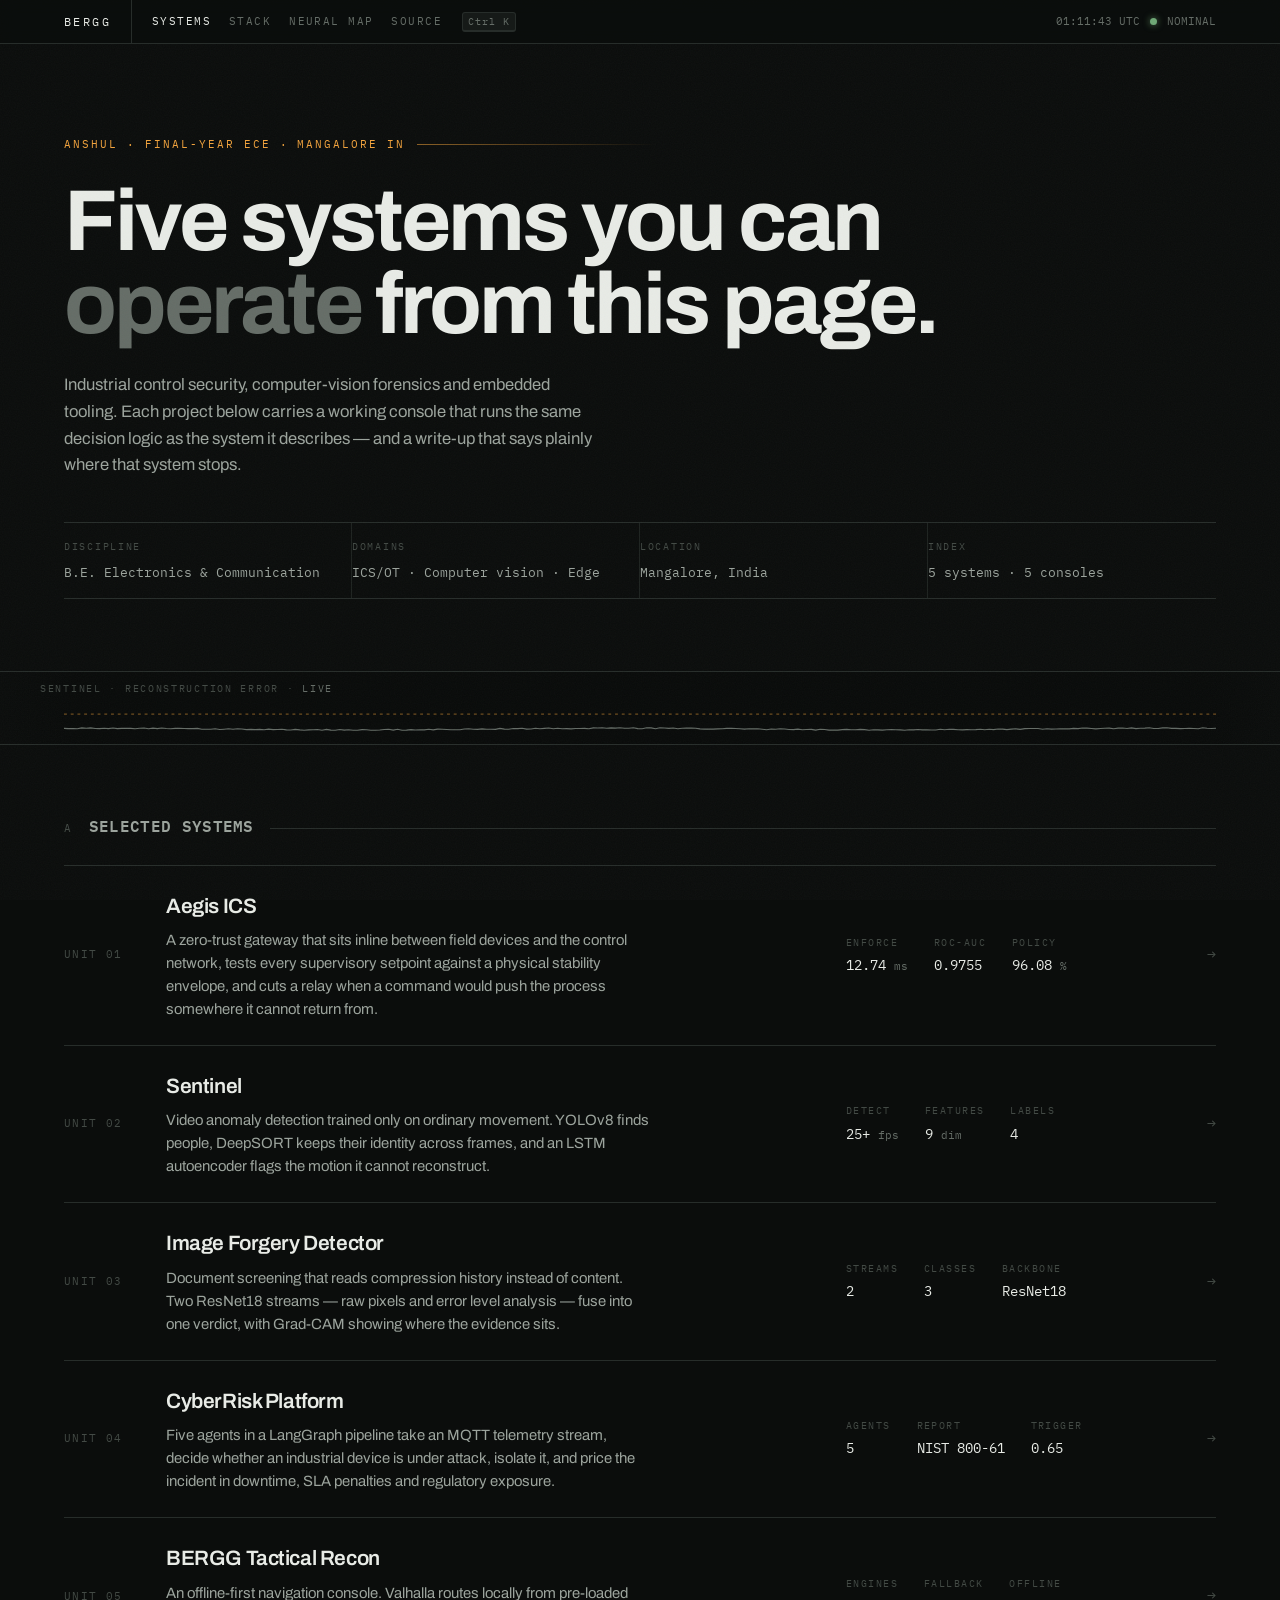
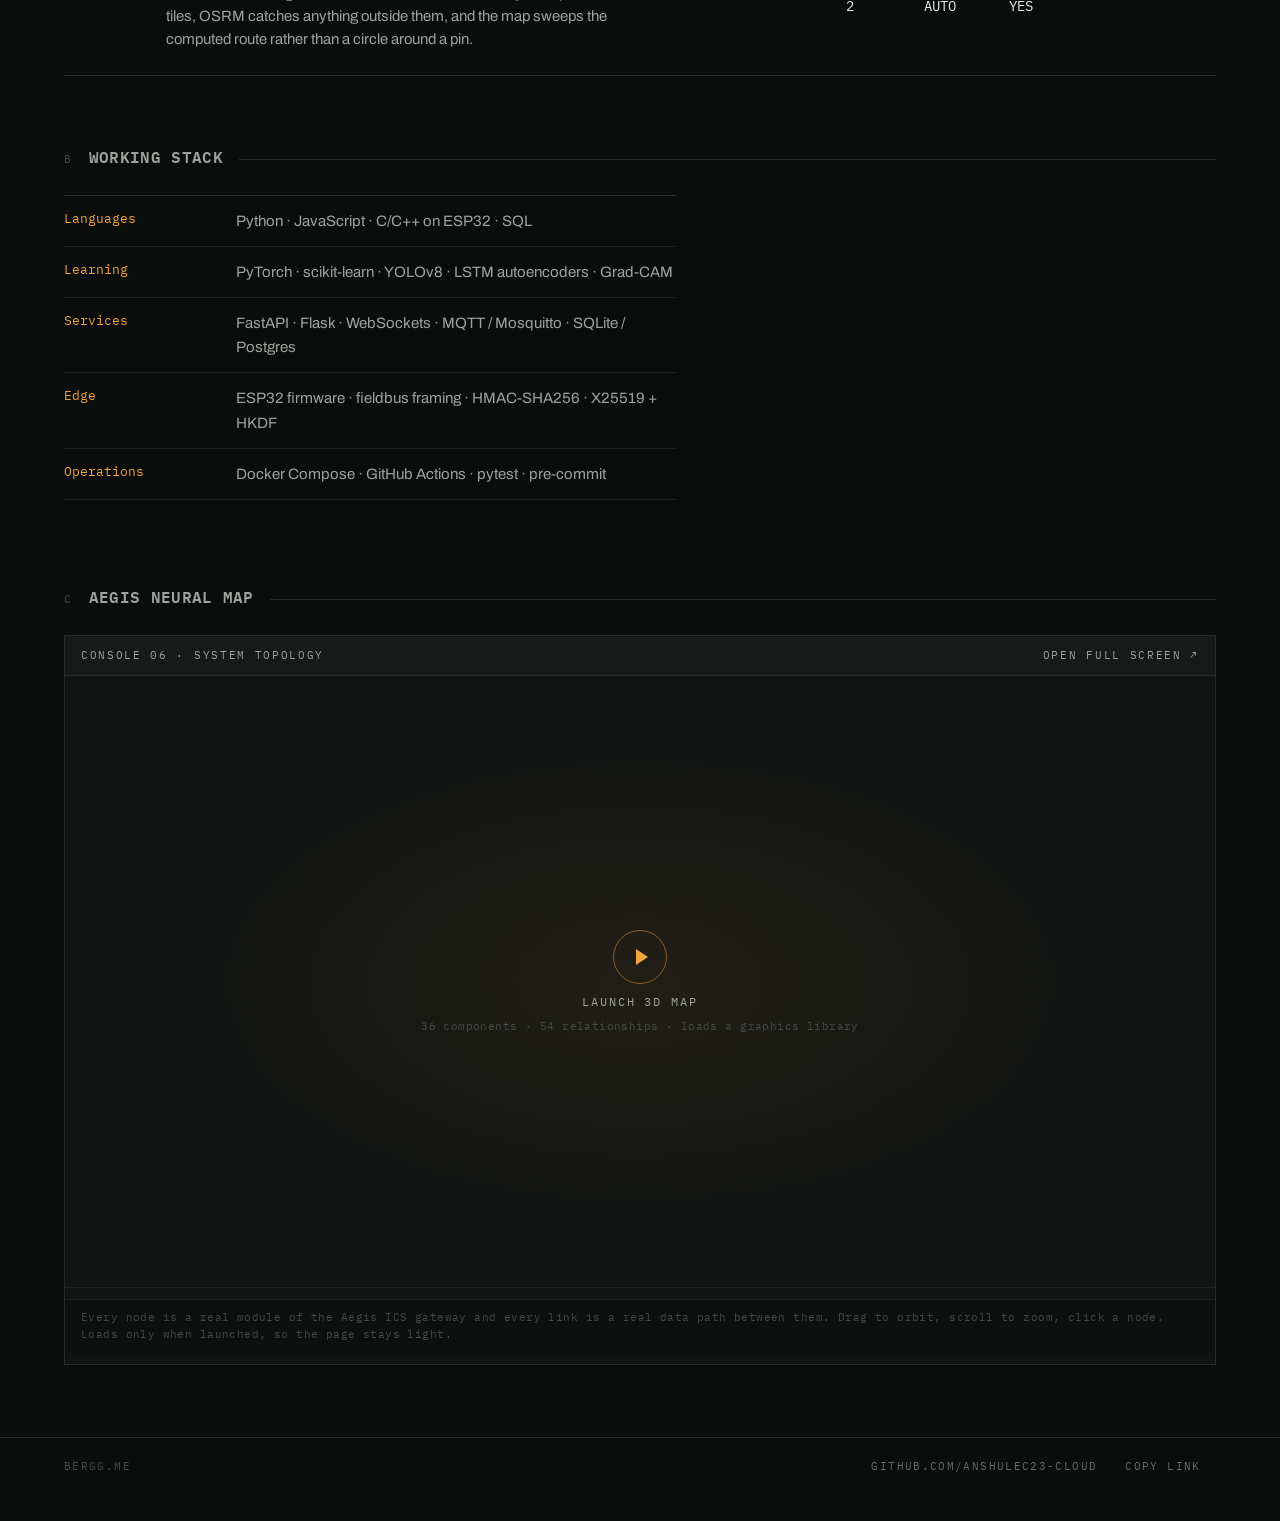
<file: index.html>
<!DOCTYPE html>
<html lang="en">
<head>
<meta charset="utf-8">
<meta name="viewport" content="width=device-width, initial-scale=1">
<title>Anshul — systems that hold under attack</title>
<meta name="description" content="Industrial control security, computer-vision forensics and embedded systems. Five projects, each with a working console you can operate in the browser.">
<meta name="theme-color" content="#0b0d0c">
<meta property="og:title" content="Anshul — BERGG">
<meta property="og:description" content="Five systems you can operate from the page: ICS enforcement, video anomaly detection, image forensics, cyber-risk quantification, offline routing.">
<meta property="og:type" content="website">
<meta property="og:url" content="https://bergg.me/">
<link rel="preconnect" href="https://fonts.googleapis.com">
<link rel="preconnect" href="https://fonts.gstatic.com" crossorigin>
<link href="https://fonts.googleapis.com/css2?family=Archivo:wght@400;500;600;700&family=IBM+Plex+Mono:wght@400;500&display=swap" rel="stylesheet">
<link rel="stylesheet" href="/assets/site.css">
<link rel="icon" href="data:image/svg+xml,%3Csvg xmlns='http://www.w3.org/2000/svg' viewBox='0 0 32 32'%3E%3Crect width='32' height='32' fill='%230b0d0c'/%3E%3Crect x='7' y='7' width='18' height='18' fill='none' stroke='%23f2a33c' stroke-width='2'/%3E%3C/svg%3E">
</head>
<body>

<header class="rail">
  <div class="wrap">
    <a class="rail-brand" href="/">BERGG</a>
    <nav class="rail-nav">
      <a href="#systems" aria-current="true">Systems</a>
      <a href="#stack">Stack</a>
      <a href="#neural">Neural map</a>
      <a href="https://github.com/anshulec23-cloud">Source</a>
    </nav>
    <div class="rail-status">
      <span class="utc num" data-utc>--:--:--</span>
      <span class="lamp on" aria-hidden="true"></span>
      <span>NOMINAL</span>
    </div>
  </div>
</header>

<main>

<section class="wrap plate">
  <p class="plate-id">Anshul · Final-year ECE · Mangalore IN</p>
  <h1>Five systems you can <em>operate</em> from this page.</h1>
  <p class="plate-sub">Industrial control security, computer-vision forensics and embedded tooling. Each project below carries a working console that runs the same decision logic as the system it describes — and a write-up that says plainly where that system stops.</p>

  <dl class="strip">
    <div><dt>Discipline</dt><dd>B.E. Electronics &amp; Communication</dd></div>
    <div><dt>Domains</dt><dd>ICS/OT · Computer vision · Edge</dd></div>
    <div><dt>Location</dt><dd>Mangalore, India</dd></div>
    <div><dt>Index</dt><dd>5 systems · 5 consoles</dd></div>
  </dl>
</section>

<section class="wrap sec" id="systems">
  <div class="sec-head">
    <span class="tag">A</span>
    <h2>Selected systems</h2>
  </div>

  <div class="rack">

    <div class="unit">
      <a class="unit-link" href="/projects/aegis-ics.html" aria-label="Open Aegis ICS"></a>
      <div class="unit-no">UNIT 01</div>
      <div>
        <h3>Aegis ICS</h3>
        <p>A zero-trust gateway that sits inline between field devices and the control network, tests every supervisory setpoint against a physical stability envelope, and cuts a relay when a command would push the process somewhere it cannot return from.</p>
      </div>
      <dl class="unit-read">
        <div><dt>Enforce</dt><dd>12.74 <span>ms</span></dd></div>
        <div><dt>ROC-AUC</dt><dd>0.9755</dd></div>
        <div><dt>Policy</dt><dd>96.08 <span>%</span></dd></div>
      </dl>
      <div class="unit-go" aria-hidden="true">→</div>
    </div>

    <div class="unit">
      <a class="unit-link" href="/projects/sentinel.html" aria-label="Open Sentinel"></a>
      <div class="unit-no">UNIT 02</div>
      <div>
        <h3>Sentinel</h3>
        <p>Video anomaly detection trained only on ordinary movement. YOLOv8 finds people, DeepSORT keeps their identity across frames, and an LSTM autoencoder flags the motion it cannot reconstruct.</p>
      </div>
      <dl class="unit-read">
        <div><dt>Detect</dt><dd>25+ <span>fps</span></dd></div>
        <div><dt>Features</dt><dd>9 <span>dim</span></dd></div>
        <div><dt>Labels</dt><dd>4</dd></div>
      </dl>
      <div class="unit-go" aria-hidden="true">→</div>
    </div>

    <div class="unit">
      <a class="unit-link" href="/projects/image-forgery-detection.html" aria-label="Open Image Forgery Detector"></a>
      <div class="unit-no">UNIT 03</div>
      <div>
        <h3>Image Forgery Detector</h3>
        <p>Document screening that reads compression history instead of content. Two ResNet18 streams — raw pixels and error level analysis — fuse into one verdict, with Grad-CAM showing where the evidence sits.</p>
      </div>
      <dl class="unit-read">
        <div><dt>Streams</dt><dd>2</dd></div>
        <div><dt>Classes</dt><dd>3</dd></div>
        <div><dt>Backbone</dt><dd>ResNet18</dd></div>
      </dl>
      <div class="unit-go" aria-hidden="true">→</div>
    </div>

    <div class="unit">
      <a class="unit-link" href="/projects/cyberrisk.html" aria-label="Open CyberRisk Platform"></a>
      <div class="unit-no">UNIT 04</div>
      <div>
        <h3>CyberRisk Platform</h3>
        <p>Five agents in a LangGraph pipeline take an MQTT telemetry stream, decide whether an industrial device is under attack, isolate it, and price the incident in downtime, SLA penalties and regulatory exposure.</p>
      </div>
      <dl class="unit-read">
        <div><dt>Agents</dt><dd>5</dd></div>
        <div><dt>Report</dt><dd>NIST 800-61</dd></div>
        <div><dt>Trigger</dt><dd>0.65</dd></div>
      </dl>
      <div class="unit-go" aria-hidden="true">→</div>
    </div>

    <div class="unit">
      <a class="unit-link" href="/projects/tactical-recon.html" aria-label="Open BERGG Tactical Recon"></a>
      <div class="unit-no">UNIT 05</div>
      <div>
        <h3>BERGG Tactical Recon</h3>
        <p>An offline-first navigation console. Valhalla routes locally from pre-loaded tiles, OSRM catches anything outside them, and the map sweeps the computed route rather than a circle around a pin.</p>
      </div>
      <dl class="unit-read">
        <div><dt>Engines</dt><dd>2</dd></div>
        <div><dt>Fallback</dt><dd>AUTO</dd></div>
        <div><dt>Offline</dt><dd>YES</dd></div>
      </dl>
      <div class="unit-go" aria-hidden="true">→</div>
    </div>

  </div>
</section>

<section class="wrap sec" id="stack">
  <div class="sec-head">
    <span class="tag">B</span>
    <h2>Working stack</h2>
  </div>
  <dl class="meas">
    <div><dt>Languages</dt><dd>Python · JavaScript · C/C++ on ESP32 · SQL</dd></div>
    <div><dt>Learning</dt><dd>PyTorch · scikit-learn · YOLOv8 · LSTM autoencoders · Grad-CAM</dd></div>
    <div><dt>Services</dt><dd>FastAPI · Flask · WebSockets · MQTT / Mosquitto · SQLite / Postgres</dd></div>
    <div><dt>Edge</dt><dd>ESP32 firmware · fieldbus framing · HMAC-SHA256 · X25519 + HKDF</dd></div>
    <div><dt>Operations</dt><dd>Docker Compose · GitHub Actions · pytest · pre-commit</dd></div>
  </dl>
</section>

<section class="wrap sec" id="neural">
  <div class="sec-head">
    <span class="tag">C</span>
    <h2>Aegis neural map</h2>
  </div>

  <div class="console" data-demo="neural">
    <div class="console-bar">
      <span class="tag">Console 06 · system topology</span>
      <span class="spacer"></span>
      <a class="tag neural-open" href="/neural/aegis-neural.html">Open full screen ↗</a>
    </div>
    <div class="neural-stage" id="neuralStage">
      <button class="neural-launch" type="button" id="neuralLaunch" aria-label="Load the interactive 3D neural map">
        <span class="neural-launch-ring" aria-hidden="true"></span>
        <span class="neural-launch-label">Launch 3D map</span>
        <span class="neural-launch-sub">36 components · 54 relationships · loads a graphics library</span>
      </button>
    </div>
    <p class="console-note">Every node is a real module of the Aegis ICS gateway and every link is a real data path between them. Drag to orbit, scroll to zoom, click a node. Loads only when launched, so the page stays light.</p>
  </div>
</section>

</main>

<footer class="foot">
  <div class="wrap">
    <span>bergg.me</span>
    <span class="spacer"></span>
    <a href="https://github.com/anshulec23-cloud">github.com/anshulec23-cloud</a>
  </div>
</footer>

<script src="/assets/console.js" defer></script>
<script>
(() => {
  const btn = document.getElementById("neuralLaunch");
  const stage = document.getElementById("neuralStage");
  if (!btn || !stage) return;
  btn.addEventListener("click", () => {
    const f = document.createElement("iframe");
    f.src = "/neural/aegis-neural.html";
    f.title = "Aegis ICS interactive neural map";
    f.loading = "lazy";
    f.setAttribute("allowfullscreen", "");
    f.className = "neural-frame";
    stage.replaceChildren(f);
  });
})();
</script>

</body>
</html>
</file>
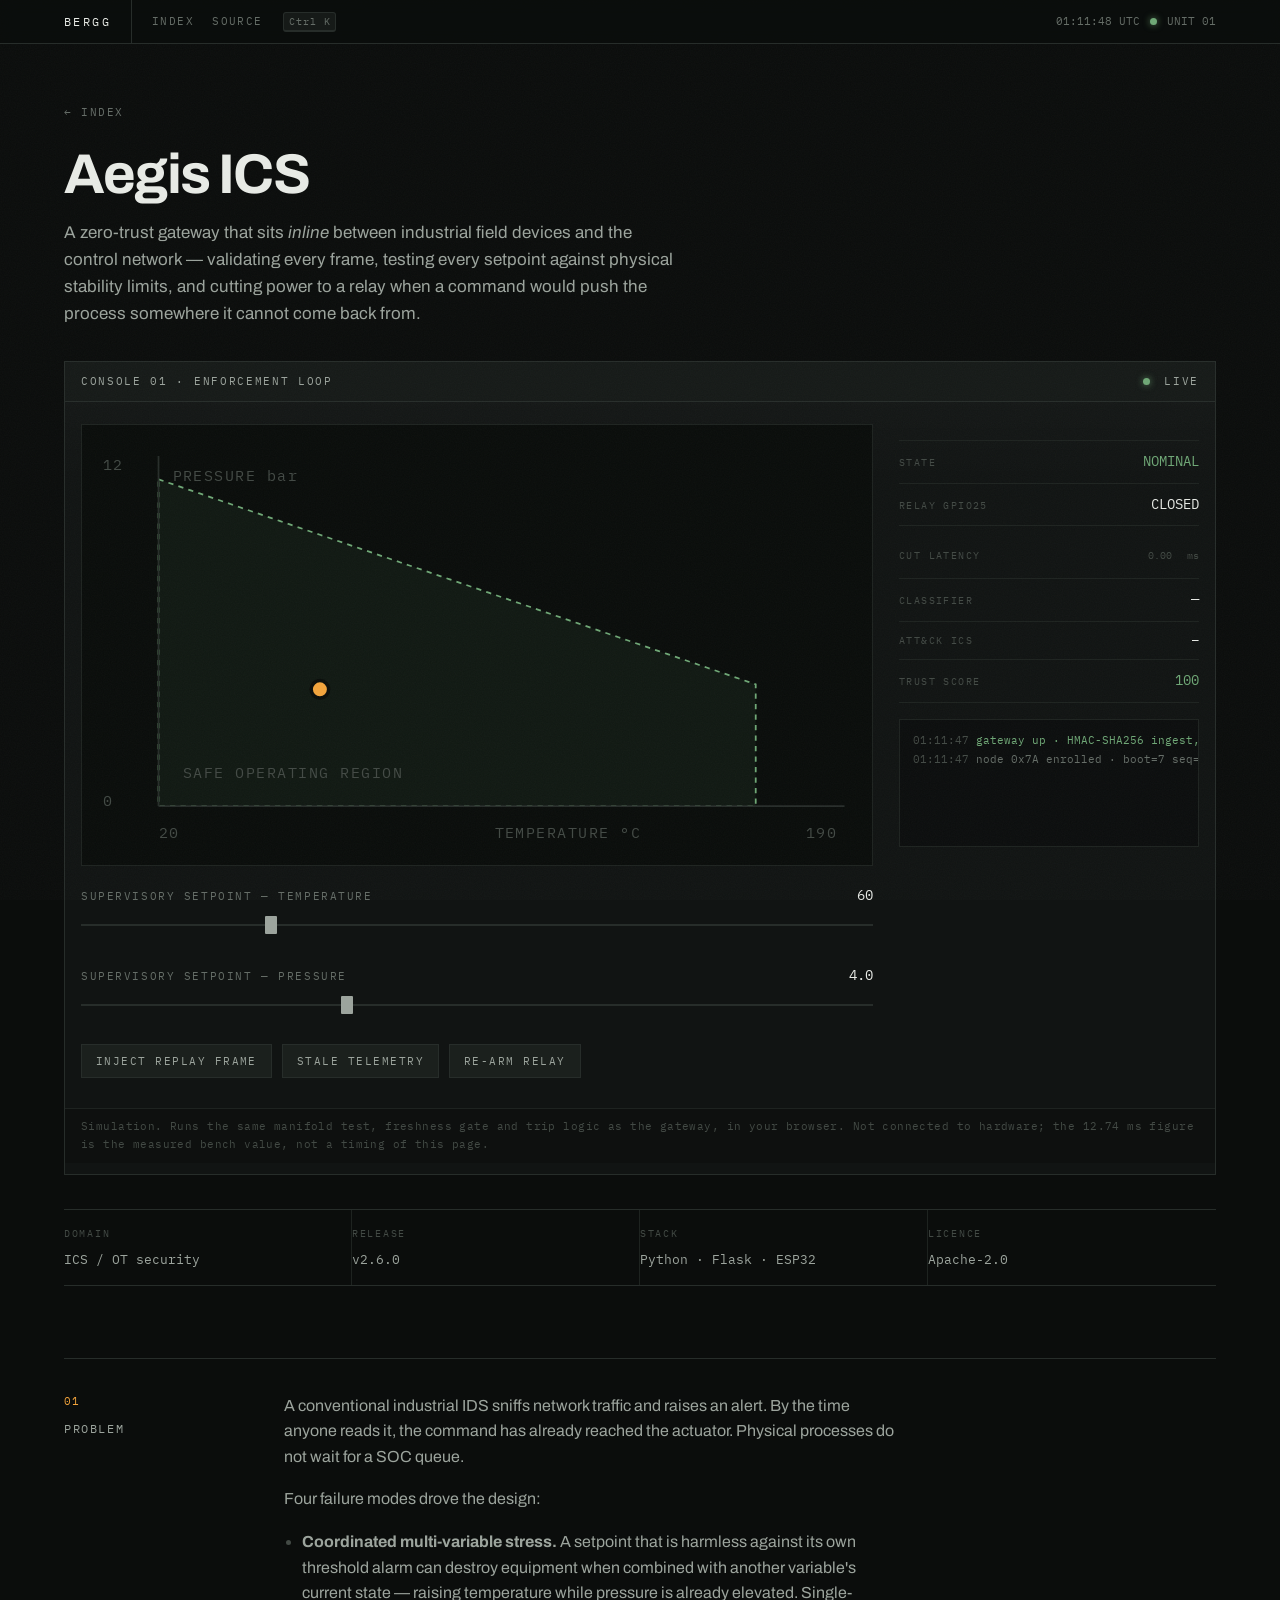
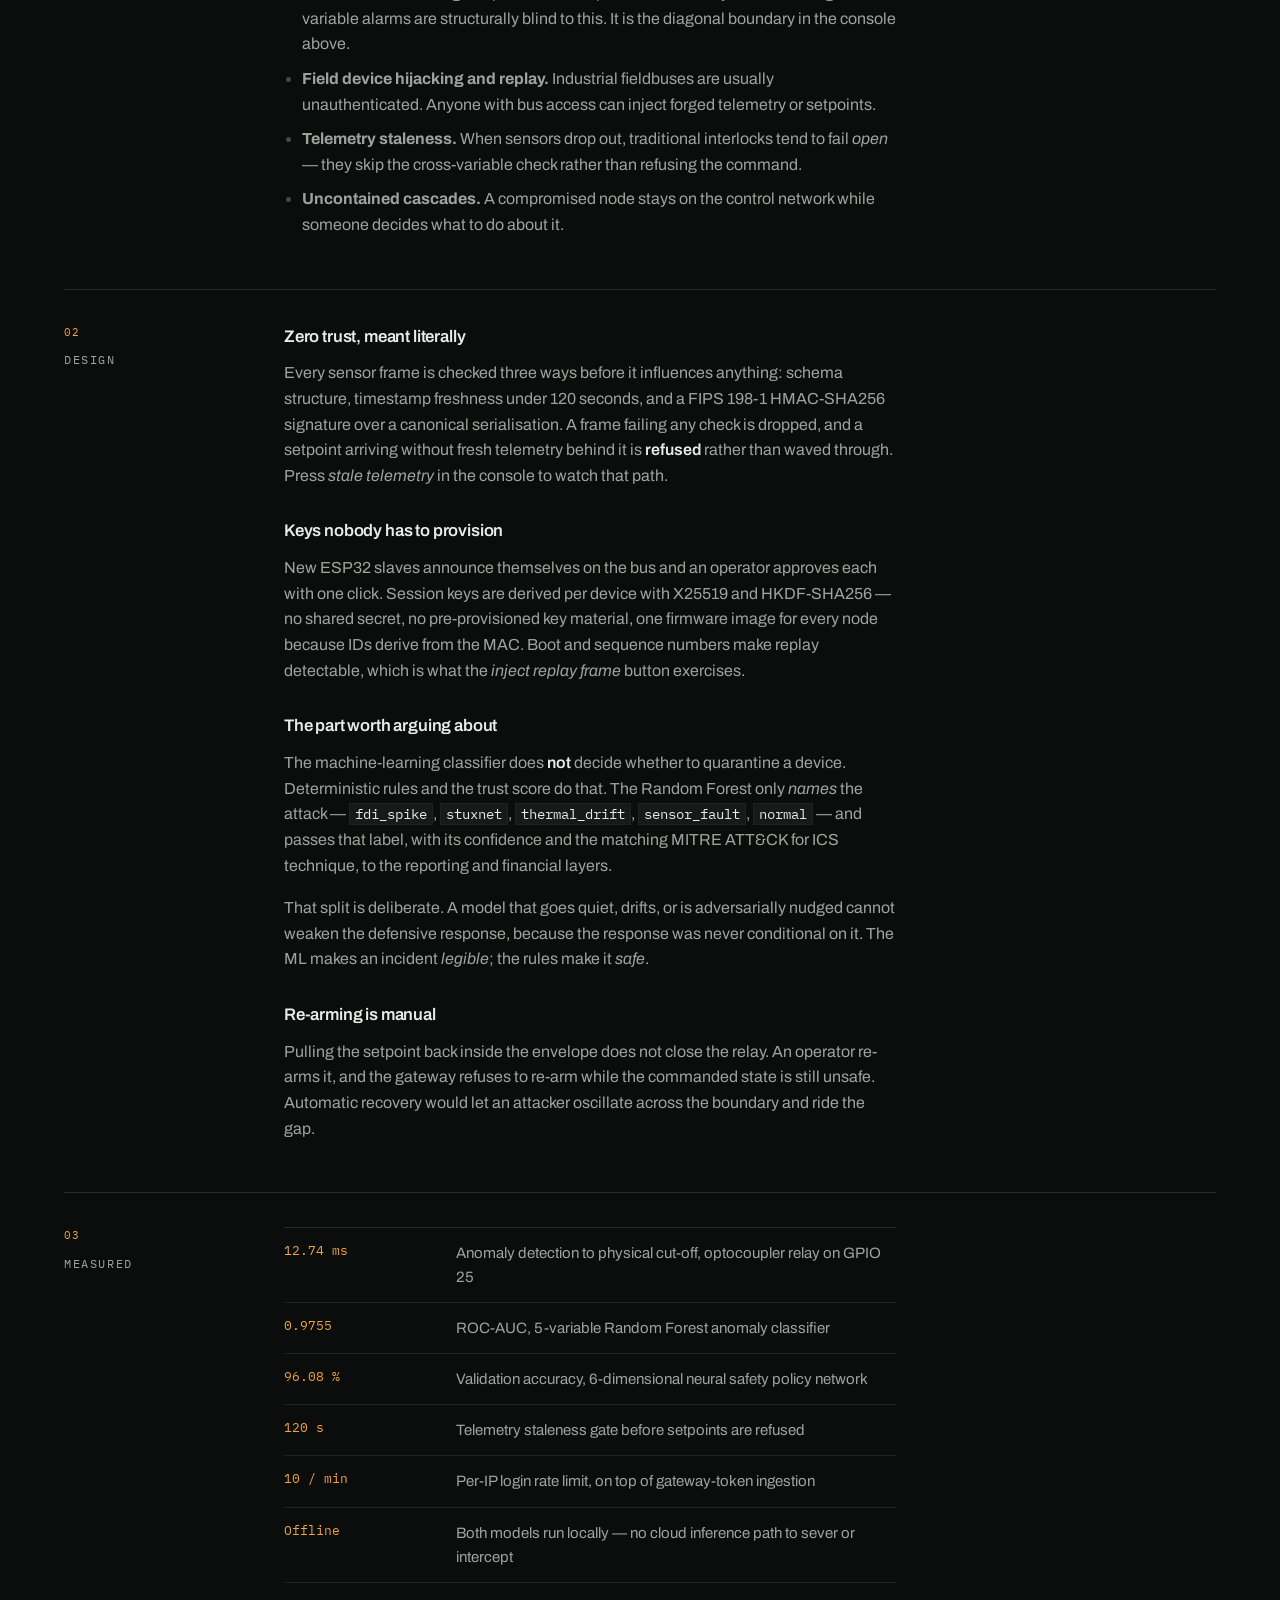
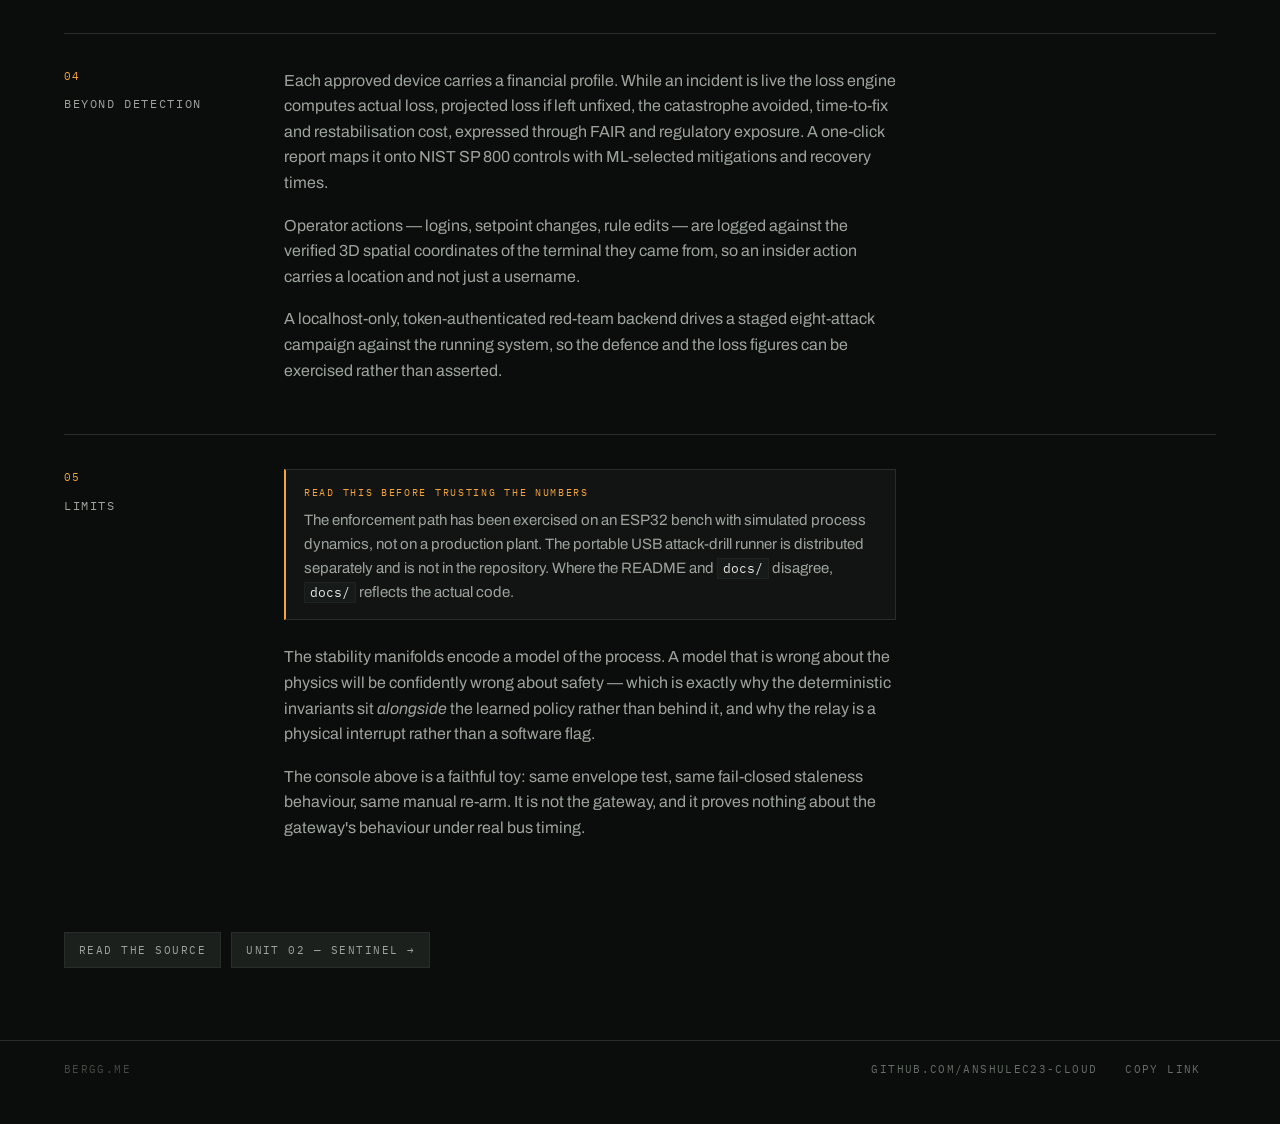
<file: projects/aegis-ics.html>
<!DOCTYPE html>
<html lang="en">
<head>
<meta charset="utf-8">
<meta name="viewport" content="width=device-width, initial-scale=1">
<title>Aegis ICS — bergg.me</title>
<meta name="description" content="A zero-trust gateway and physical safety enforcer for industrial control systems. Operate the enforcement loop in the browser.">
<meta name="theme-color" content="#0b0d0c">
<link rel="preconnect" href="https://fonts.googleapis.com">
<link rel="preconnect" href="https://fonts.gstatic.com" crossorigin>
<link href="https://fonts.googleapis.com/css2?family=Archivo:wght@400;500;600;700&family=IBM+Plex+Mono:wght@400;500&display=swap" rel="stylesheet">
<link rel="stylesheet" href="/assets/site.css">
<link rel="icon" href="data:image/svg+xml,%3Csvg xmlns='http://www.w3.org/2000/svg' viewBox='0 0 32 32'%3E%3Crect width='32' height='32' fill='%230b0d0c'/%3E%3Crect x='7' y='7' width='18' height='18' fill='none' stroke='%23f2a33c' stroke-width='2'/%3E%3C/svg%3E">
</head>
<body>

<header class="rail">
  <div class="wrap">
    <a class="rail-brand" href="/">BERGG</a>
    <nav class="rail-nav">
      <a href="/#systems">Index</a>
      <a href="https://github.com/anshulec23-cloud/aegis-ics">Source</a>
    </nav>
    <div class="rail-status">
      <span class="utc num" data-utc>--:--:--</span>
      <span class="lamp on" aria-hidden="true"></span>
      <span>UNIT 01</span>
    </div>
  </div>
</header>

<main>

<section class="wrap phead">
  <a class="back" href="/#systems">← Index</a>
  <h1>Aegis ICS</h1>
  <p class="lede">A zero-trust gateway that sits <em>inline</em> between industrial field devices and the control network — validating every frame, testing every setpoint against physical stability limits, and cutting power to a relay when a command would push the process somewhere it cannot come back from.</p>
</section>

<section class="wrap">

  <div class="console" data-demo="aegis">
    <div class="console-bar">
      <span class="tag">Console 01 · enforcement loop</span>
      <span class="spacer"></span>
      <span class="lamp on" data-lamp aria-hidden="true"></span>
      <span class="tag">live</span>
    </div>

    <div class="console-body">
      <div class="grid-2">

        <div>
          <div class="plotbox">
            <svg class="fig" viewBox="0 0 440 240" role="img" aria-label="Stability envelope with the current operating point">
              <path class="safe" data-edge d=""></path>
              <line class="ax" x1="38" y1="12" x2="38" y2="212"></line>
              <line class="ax" x1="38" y1="212" x2="430" y2="212"></line>
              <text class="axlabel" x="38" y="230">20</text>
              <text class="axlabel" x="230" y="230">TEMPERATURE °C</text>
              <text class="axlabel" x="408" y="230">190</text>
              <text class="axlabel" x="6" y="212">0</text>
              <text class="axlabel" x="6" y="20">12</text>
              <text class="axlabel" x="46" y="26">PRESSURE bar</text>
              <text class="axlabel safe-tag" x="52" y="196">SAFE OPERATING REGION</text>
              <circle data-dot cx="100" cy="150" r="5"></circle>
            </svg>
          </div>

          <div class="ctrl" style="margin-top:18px">
            <div class="ctrl-head">
              <label for="t">Supervisory setpoint — temperature</label>
              <output data-temp-out id="tout">60</output>
            </div>
            <input id="t" type="range" data-temp min="20" max="190" step="1" value="60">
          </div>

          <div class="ctrl">
            <div class="ctrl-head">
              <label for="p">Supervisory setpoint — pressure</label>
              <output data-pres-out id="pout">4.0</output>
            </div>
            <input id="p" type="range" data-pres min="0" max="12" step="0.1" value="4">
          </div>

          <div class="btn-row">
            <button class="btn" data-replay>Inject replay frame</button>
            <button class="btn" data-stale>Stale telemetry</button>
            <button class="btn" data-rearm>Re-arm relay</button>
          </div>
        </div>

        <div>
          <dl class="stack">
            <div><dt>State</dt><dd data-state class="is-ok">NOMINAL</dd></div>
            <div><dt>Relay GPIO25</dt><dd data-relay>CLOSED</dd></div>
            <div><dt>Cut latency</dt><dd class="big"><span data-latency>0.00</span> <span>ms</span></dd></div>
            <div><dt>Classifier</dt><dd data-class>—</dd></div>
            <div><dt>ATT&amp;CK ICS</dt><dd data-tech style="font-size:11px">—</dd></div>
            <div><dt>Trust score</dt><dd data-trust class="is-ok">100</dd></div>
          </dl>
          <div class="log" data-log style="margin-top:16px" aria-live="polite"></div>
        </div>

      </div>
    </div>

    <p class="console-note">Simulation. Runs the same manifold test, freshness gate and trip logic as the gateway, in your browser. Not connected to hardware; the 12.74 ms figure is the measured bench value, not a timing of this page.</p>
  </div>

  <dl class="strip" style="margin-top:34px">
    <div><dt>Domain</dt><dd>ICS / OT security</dd></div>
    <div><dt>Release</dt><dd>v2.6.0</dd></div>
    <div><dt>Stack</dt><dd>Python · Flask · ESP32</dd></div>
    <div><dt>Licence</dt><dd>Apache-2.0</dd></div>
  </dl>

</section>

<section class="wrap doc">

  <div class="block">
    <div class="block-label"><span class="n">01</span><span class="t">Problem</span></div>
    <div class="prose">
      <p>A conventional industrial IDS sniffs network traffic and raises an alert. By the time anyone reads it, the command has already reached the actuator. Physical processes do not wait for a SOC queue.</p>
      <p>Four failure modes drove the design:</p>
      <ul>
        <li><strong>Coordinated multi-variable stress.</strong> A setpoint that is harmless against its own threshold alarm can destroy equipment when combined with another variable's current state — raising temperature while pressure is already elevated. Single-variable alarms are structurally blind to this. It is the diagonal boundary in the console above.</li>
        <li><strong>Field device hijacking and replay.</strong> Industrial fieldbuses are usually unauthenticated. Anyone with bus access can inject forged telemetry or setpoints.</li>
        <li><strong>Telemetry staleness.</strong> When sensors drop out, traditional interlocks tend to fail <em>open</em> — they skip the cross-variable check rather than refusing the command.</li>
        <li><strong>Uncontained cascades.</strong> A compromised node stays on the control network while someone decides what to do about it.</li>
      </ul>
    </div>
  </div>

  <div class="block">
    <div class="block-label"><span class="n">02</span><span class="t">Design</span></div>
    <div class="prose">
      <h3>Zero trust, meant literally</h3>
      <p>Every sensor frame is checked three ways before it influences anything: schema structure, timestamp freshness under 120 seconds, and a FIPS 198-1 HMAC-SHA256 signature over a canonical serialisation. A frame failing any check is dropped, and a setpoint arriving without fresh telemetry behind it is <strong>refused</strong> rather than waved through. Press <em>stale telemetry</em> in the console to watch that path.</p>

      <h3>Keys nobody has to provision</h3>
      <p>New ESP32 slaves announce themselves on the bus and an operator approves each with one click. Session keys are derived per device with X25519 and HKDF-SHA256 — no shared secret, no pre-provisioned key material, one firmware image for every node because IDs derive from the MAC. Boot and sequence numbers make replay detectable, which is what the <em>inject replay frame</em> button exercises.</p>

      <h3>The part worth arguing about</h3>
      <p>The machine-learning classifier does <strong>not</strong> decide whether to quarantine a device. Deterministic rules and the trust score do that. The Random Forest only <em>names</em> the attack — <code>fdi_spike</code>, <code>stuxnet</code>, <code>thermal_drift</code>, <code>sensor_fault</code>, <code>normal</code> — and passes that label, with its confidence and the matching MITRE ATT&amp;CK for ICS technique, to the reporting and financial layers.</p>
      <p>That split is deliberate. A model that goes quiet, drifts, or is adversarially nudged cannot weaken the defensive response, because the response was never conditional on it. The ML makes an incident <em>legible</em>; the rules make it <em>safe</em>.</p>

      <h3>Re-arming is manual</h3>
      <p>Pulling the setpoint back inside the envelope does not close the relay. An operator re-arms it, and the gateway refuses to re-arm while the commanded state is still unsafe. Automatic recovery would let an attacker oscillate across the boundary and ride the gap.</p>
    </div>
  </div>

  <div class="block">
    <div class="block-label"><span class="n">03</span><span class="t">Measured</span></div>
    <div class="prose">
      <dl class="meas">
        <div><dt>12.74 ms</dt><dd>Anomaly detection to physical cut-off, optocoupler relay on GPIO 25</dd></div>
        <div><dt>0.9755</dt><dd>ROC-AUC, 5-variable Random Forest anomaly classifier</dd></div>
        <div><dt>96.08 %</dt><dd>Validation accuracy, 6-dimensional neural safety policy network</dd></div>
        <div><dt>120 s</dt><dd>Telemetry staleness gate before setpoints are refused</dd></div>
        <div><dt>10 / min</dt><dd>Per-IP login rate limit, on top of gateway-token ingestion</dd></div>
        <div><dt>Offline</dt><dd>Both models run locally — no cloud inference path to sever or intercept</dd></div>
      </dl>
    </div>
  </div>

  <div class="block">
    <div class="block-label"><span class="n">04</span><span class="t">Beyond detection</span></div>
    <div class="prose">
      <p>Each approved device carries a financial profile. While an incident is live the loss engine computes actual loss, projected loss if left unfixed, the catastrophe avoided, time-to-fix and restabilisation cost, expressed through FAIR and regulatory exposure. A one-click report maps it onto NIST SP 800 controls with ML-selected mitigations and recovery times.</p>
      <p>Operator actions — logins, setpoint changes, rule edits — are logged against the verified 3D spatial coordinates of the terminal they came from, so an insider action carries a location and not just a username.</p>
      <p>A localhost-only, token-authenticated red-team backend drives a staged eight-attack campaign against the running system, so the defence and the loss figures can be exercised rather than asserted.</p>
    </div>
  </div>

  <div class="block">
    <div class="block-label"><span class="n">05</span><span class="t">Limits</span></div>
    <div class="prose">
      <div class="caveat">
        <span class="k">Read this before trusting the numbers</span>
        <p>The enforcement path has been exercised on an ESP32 bench with simulated process dynamics, not on a production plant. The portable USB attack-drill runner is distributed separately and is not in the repository. Where the README and <code>docs/</code> disagree, <code>docs/</code> reflects the actual code.</p>
      </div>
      <p>The stability manifolds encode a model of the process. A model that is wrong about the physics will be confidently wrong about safety — which is exactly why the deterministic invariants sit <em>alongside</em> the learned policy rather than behind it, and why the relay is a physical interrupt rather than a software flag.</p>
      <p>The console above is a faithful toy: same envelope test, same fail-closed staleness behaviour, same manual re-arm. It is not the gateway, and it proves nothing about the gateway's behaviour under real bus timing.</p>
    </div>
  </div>

  <div class="btn-row" style="margin:40px 0 0">
    <a class="btn" href="https://github.com/anshulec23-cloud/aegis-ics">Read the source</a>
    <a class="btn" href="/projects/sentinel.html">Unit 02 — Sentinel →</a>
  </div>

</section>

</main>

<footer class="foot">
  <div class="wrap">
    <span>bergg.me</span>
    <span class="spacer"></span>
    <a href="https://github.com/anshulec23-cloud">github.com/anshulec23-cloud</a>
  </div>
</footer>

<script src="/assets/console.js" defer></script>
</body>
</html>
</file>
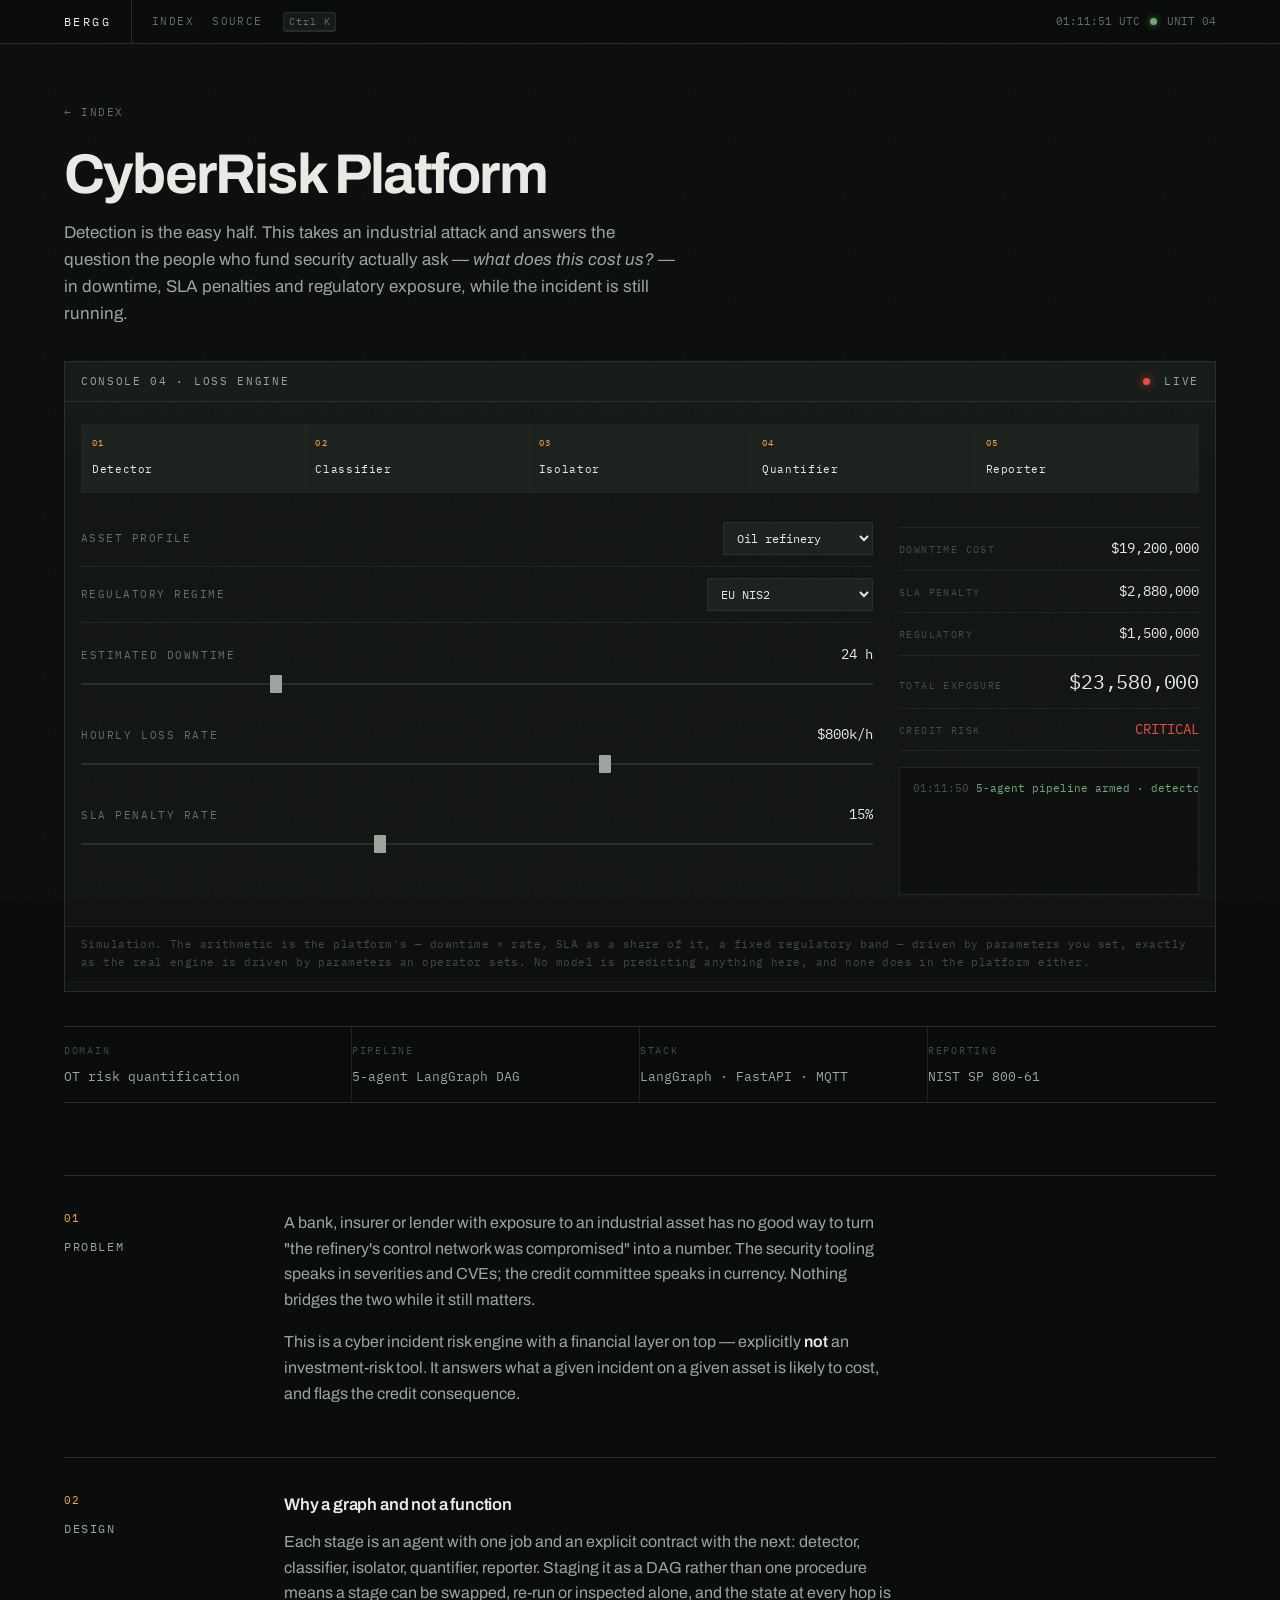
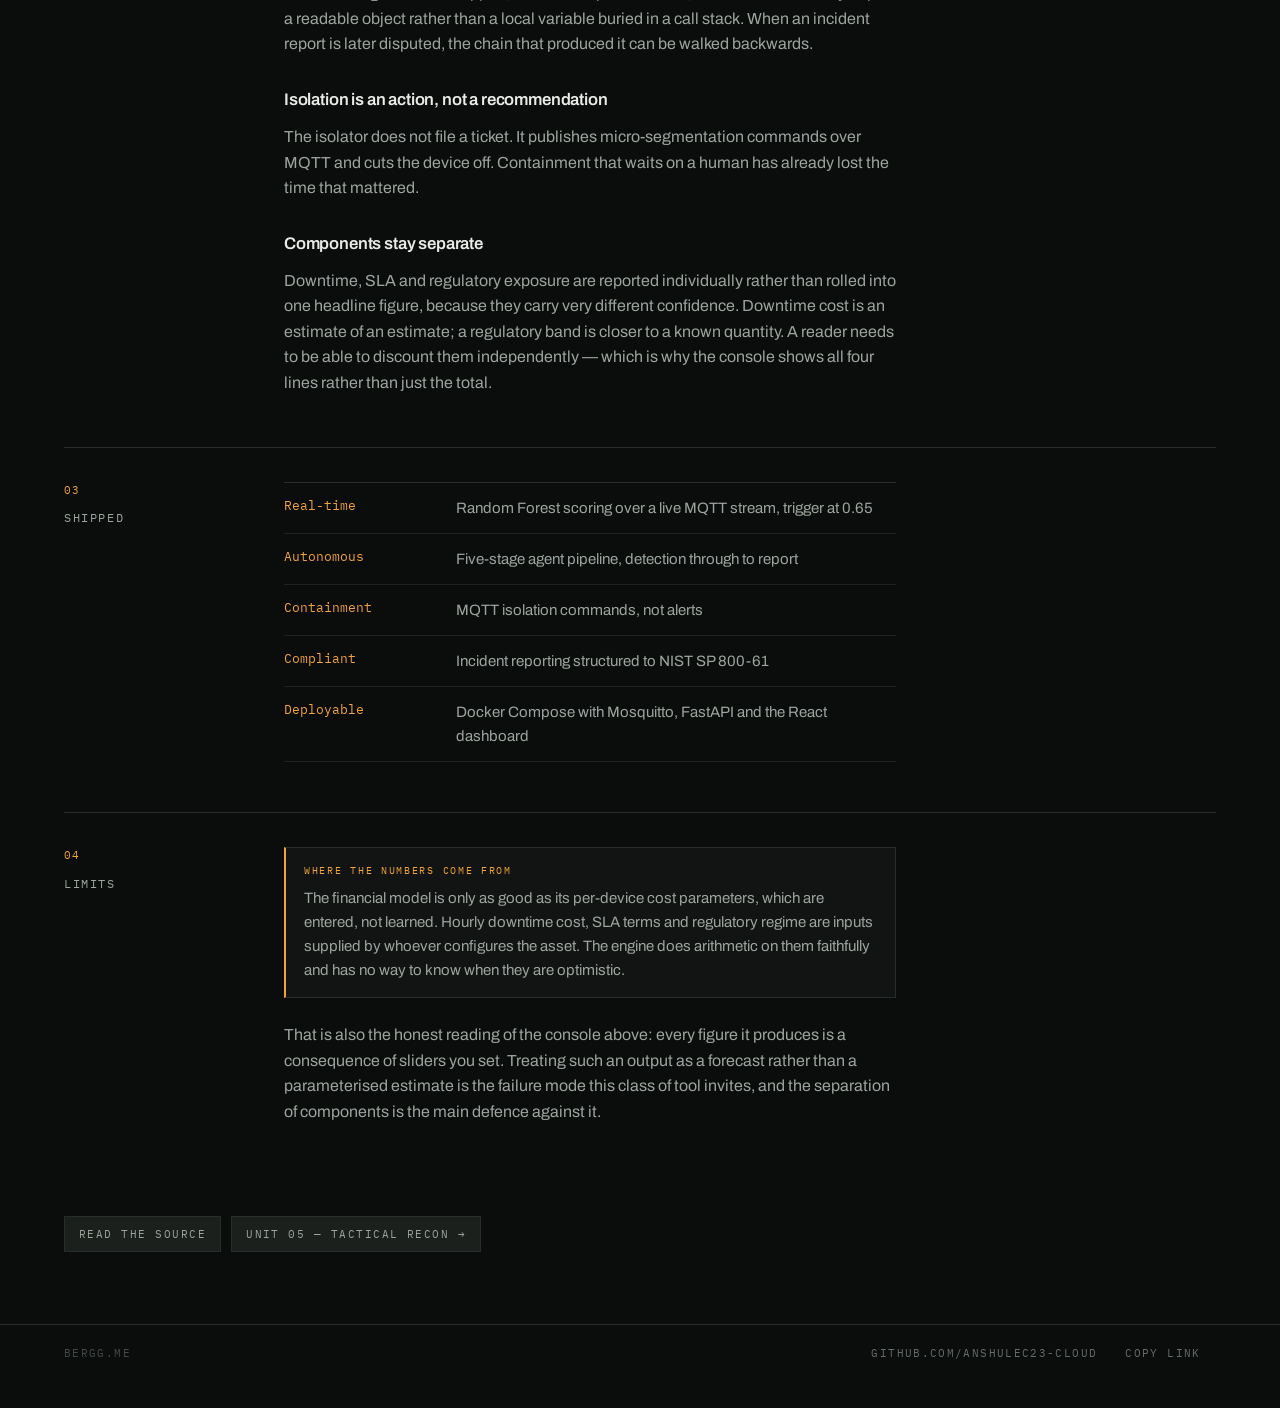
<file: projects/cyberrisk.html>
<!DOCTYPE html>
<html lang="en">
<head>
<meta charset="utf-8">
<meta name="viewport" content="width=device-width, initial-scale=1">
<title>CyberRisk Platform — bergg.me</title>
<meta name="description" content="A five-agent LangGraph pipeline that detects OT attacks, isolates the device and prices the incident. Drive the loss engine in the browser.">
<meta name="theme-color" content="#0b0d0c">
<link rel="preconnect" href="https://fonts.googleapis.com">
<link rel="preconnect" href="https://fonts.gstatic.com" crossorigin>
<link href="https://fonts.googleapis.com/css2?family=Archivo:wght@400;500;600;700&family=IBM+Plex+Mono:wght@400;500&display=swap" rel="stylesheet">
<link rel="stylesheet" href="/assets/site.css">
<link rel="icon" href="data:image/svg+xml,%3Csvg xmlns='http://www.w3.org/2000/svg' viewBox='0 0 32 32'%3E%3Crect width='32' height='32' fill='%230b0d0c'/%3E%3Crect x='7' y='7' width='18' height='18' fill='none' stroke='%23f2a33c' stroke-width='2'/%3E%3C/svg%3E">
</head>
<body>

<header class="rail">
  <div class="wrap">
    <a class="rail-brand" href="/">BERGG</a>
    <nav class="rail-nav">
      <a href="/#systems">Index</a>
      <a href="https://github.com/anshulec23-cloud/aegis-bank">Source</a>
    </nav>
    <div class="rail-status">
      <span class="utc num" data-utc>--:--:--</span>
      <span class="lamp on" aria-hidden="true"></span>
      <span>UNIT 04</span>
    </div>
  </div>
</header>

<main>

<section class="wrap phead">
  <a class="back" href="/#systems">← Index</a>
  <h1>CyberRisk Platform</h1>
  <p class="lede">Detection is the easy half. This takes an industrial attack and answers the question the people who fund security actually ask — <em>what does this cost us?</em> — in downtime, SLA penalties and regulatory exposure, while the incident is still running.</p>
</section>

<section class="wrap">

  <div class="console" data-demo="loss">
    <div class="console-bar">
      <span class="tag">Console 04 · loss engine</span>
      <span class="spacer"></span>
      <span class="lamp on" data-lamp aria-hidden="true"></span>
      <span class="tag">live</span>
    </div>

    <div class="console-body">

      <div class="pipeline">
        <div data-stage class="lit"><span class="n">01</span><span class="l">Detector</span></div>
        <div data-stage class="lit"><span class="n">02</span><span class="l">Classifier</span></div>
        <div data-stage class="lit"><span class="n">03</span><span class="l">Isolator</span></div>
        <div data-stage class="lit"><span class="n">04</span><span class="l">Quantifier</span></div>
        <div data-stage class="lit"><span class="n">05</span><span class="l">Reporter</span></div>
      </div>

      <div class="grid-2">

        <div>
          <div class="row">
            <label for="as">Asset profile</label>
            <select id="as" data-asset>
              <option value="oil_refinery">Oil refinery</option>
              <option value="grid_substation">Grid substation</option>
              <option value="water_utility">Water utility</option>
              <option value="bottling_line">Bottling line</option>
            </select>
          </div>

          <div class="row">
            <label for="rg">Regulatory regime</label>
            <select id="rg" data-reg>
              <option value="nis2">EU NIS2</option>
              <option value="ferc">US FERC / NERC CIP</option>
              <option value="cert">IN CERT-In</option>
              <option value="none">None</option>
            </select>
          </div>

          <div class="ctrl" style="margin-top:20px">
            <div class="ctrl-head">
              <label for="h">Estimated downtime</label>
              <output data-hours-out id="hout">24 h</output>
            </div>
            <input id="h" type="range" data-hours min="1" max="96" step="1" value="24">
          </div>

          <div class="ctrl">
            <div class="ctrl-head">
              <label for="r">Hourly loss rate</label>
              <output data-rate-out id="rout">$800k/h</output>
            </div>
            <input id="r" type="range" data-rate min="10" max="1200" step="10" value="800">
          </div>

          <div class="ctrl">
            <div class="ctrl-head">
              <label for="sl">SLA penalty rate</label>
              <output data-sla-out id="sout">15%</output>
            </div>
            <input id="sl" type="range" data-sla min="0" max="40" step="1" value="15">
          </div>
        </div>

        <div>
          <dl class="stack">
            <div><dt>Downtime cost</dt><dd data-down>—</dd></div>
            <div><dt>SLA penalty</dt><dd data-slapen>—</dd></div>
            <div><dt>Regulatory</dt><dd data-fine>—</dd></div>
            <div><dt>Total exposure</dt><dd class="big" data-total>—</dd></div>
            <div><dt>Credit risk</dt><dd data-flag class="is-ok">—</dd></div>
          </dl>
          <div class="log" data-log style="margin-top:16px" aria-live="polite"></div>
        </div>

      </div>
    </div>

    <p class="console-note">Simulation. The arithmetic is the platform's — downtime × rate, SLA as a share of it, a fixed regulatory band — driven by parameters you set, exactly as the real engine is driven by parameters an operator sets. No model is predicting anything here, and none does in the platform either.</p>
  </div>

  <dl class="strip" style="margin-top:34px">
    <div><dt>Domain</dt><dd>OT risk quantification</dd></div>
    <div><dt>Pipeline</dt><dd>5-agent LangGraph DAG</dd></div>
    <div><dt>Stack</dt><dd>LangGraph · FastAPI · MQTT</dd></div>
    <div><dt>Reporting</dt><dd>NIST SP 800-61</dd></div>
  </dl>

</section>

<section class="wrap doc">

  <div class="block">
    <div class="block-label"><span class="n">01</span><span class="t">Problem</span></div>
    <div class="prose">
      <p>A bank, insurer or lender with exposure to an industrial asset has no good way to turn "the refinery's control network was compromised" into a number. The security tooling speaks in severities and CVEs; the credit committee speaks in currency. Nothing bridges the two while it still matters.</p>
      <p>This is a cyber incident risk engine with a financial layer on top — explicitly <strong>not</strong> an investment-risk tool. It answers what a given incident on a given asset is likely to cost, and flags the credit consequence.</p>
    </div>
  </div>

  <div class="block">
    <div class="block-label"><span class="n">02</span><span class="t">Design</span></div>
    <div class="prose">
      <h3>Why a graph and not a function</h3>
      <p>Each stage is an agent with one job and an explicit contract with the next: detector, classifier, isolator, quantifier, reporter. Staging it as a DAG rather than one procedure means a stage can be swapped, re-run or inspected alone, and the state at every hop is a readable object rather than a local variable buried in a call stack. When an incident report is later disputed, the chain that produced it can be walked backwards.</p>

      <h3>Isolation is an action, not a recommendation</h3>
      <p>The isolator does not file a ticket. It publishes micro-segmentation commands over MQTT and cuts the device off. Containment that waits on a human has already lost the time that mattered.</p>

      <h3>Components stay separate</h3>
      <p>Downtime, SLA and regulatory exposure are reported individually rather than rolled into one headline figure, because they carry very different confidence. Downtime cost is an estimate of an estimate; a regulatory band is closer to a known quantity. A reader needs to be able to discount them independently — which is why the console shows all four lines rather than just the total.</p>
    </div>
  </div>

  <div class="block">
    <div class="block-label"><span class="n">03</span><span class="t">Shipped</span></div>
    <div class="prose">
      <dl class="meas">
        <div><dt>Real-time</dt><dd>Random Forest scoring over a live MQTT stream, trigger at 0.65</dd></div>
        <div><dt>Autonomous</dt><dd>Five-stage agent pipeline, detection through to report</dd></div>
        <div><dt>Containment</dt><dd>MQTT isolation commands, not alerts</dd></div>
        <div><dt>Compliant</dt><dd>Incident reporting structured to NIST SP 800-61</dd></div>
        <div><dt>Deployable</dt><dd>Docker Compose with Mosquitto, FastAPI and the React dashboard</dd></div>
      </dl>
    </div>
  </div>

  <div class="block">
    <div class="block-label"><span class="n">04</span><span class="t">Limits</span></div>
    <div class="prose">
      <div class="caveat">
        <span class="k">Where the numbers come from</span>
        <p>The financial model is only as good as its per-device cost parameters, which are entered, not learned. Hourly downtime cost, SLA terms and regulatory regime are inputs supplied by whoever configures the asset. The engine does arithmetic on them faithfully and has no way to know when they are optimistic.</p>
      </div>
      <p>That is also the honest reading of the console above: every figure it produces is a consequence of sliders you set. Treating such an output as a forecast rather than a parameterised estimate is the failure mode this class of tool invites, and the separation of components is the main defence against it.</p>
    </div>
  </div>

  <div class="btn-row" style="margin:40px 0 0">
    <a class="btn" href="https://github.com/anshulec23-cloud/aegis-bank">Read the source</a>
    <a class="btn" href="/projects/tactical-recon.html">Unit 05 — Tactical Recon →</a>
  </div>

</section>

</main>

<footer class="foot">
  <div class="wrap">
    <span>bergg.me</span>
    <span class="spacer"></span>
    <a href="https://github.com/anshulec23-cloud">github.com/anshulec23-cloud</a>
  </div>
</footer>

<script src="/assets/console.js" defer></script>
</body>
</html>
</file>
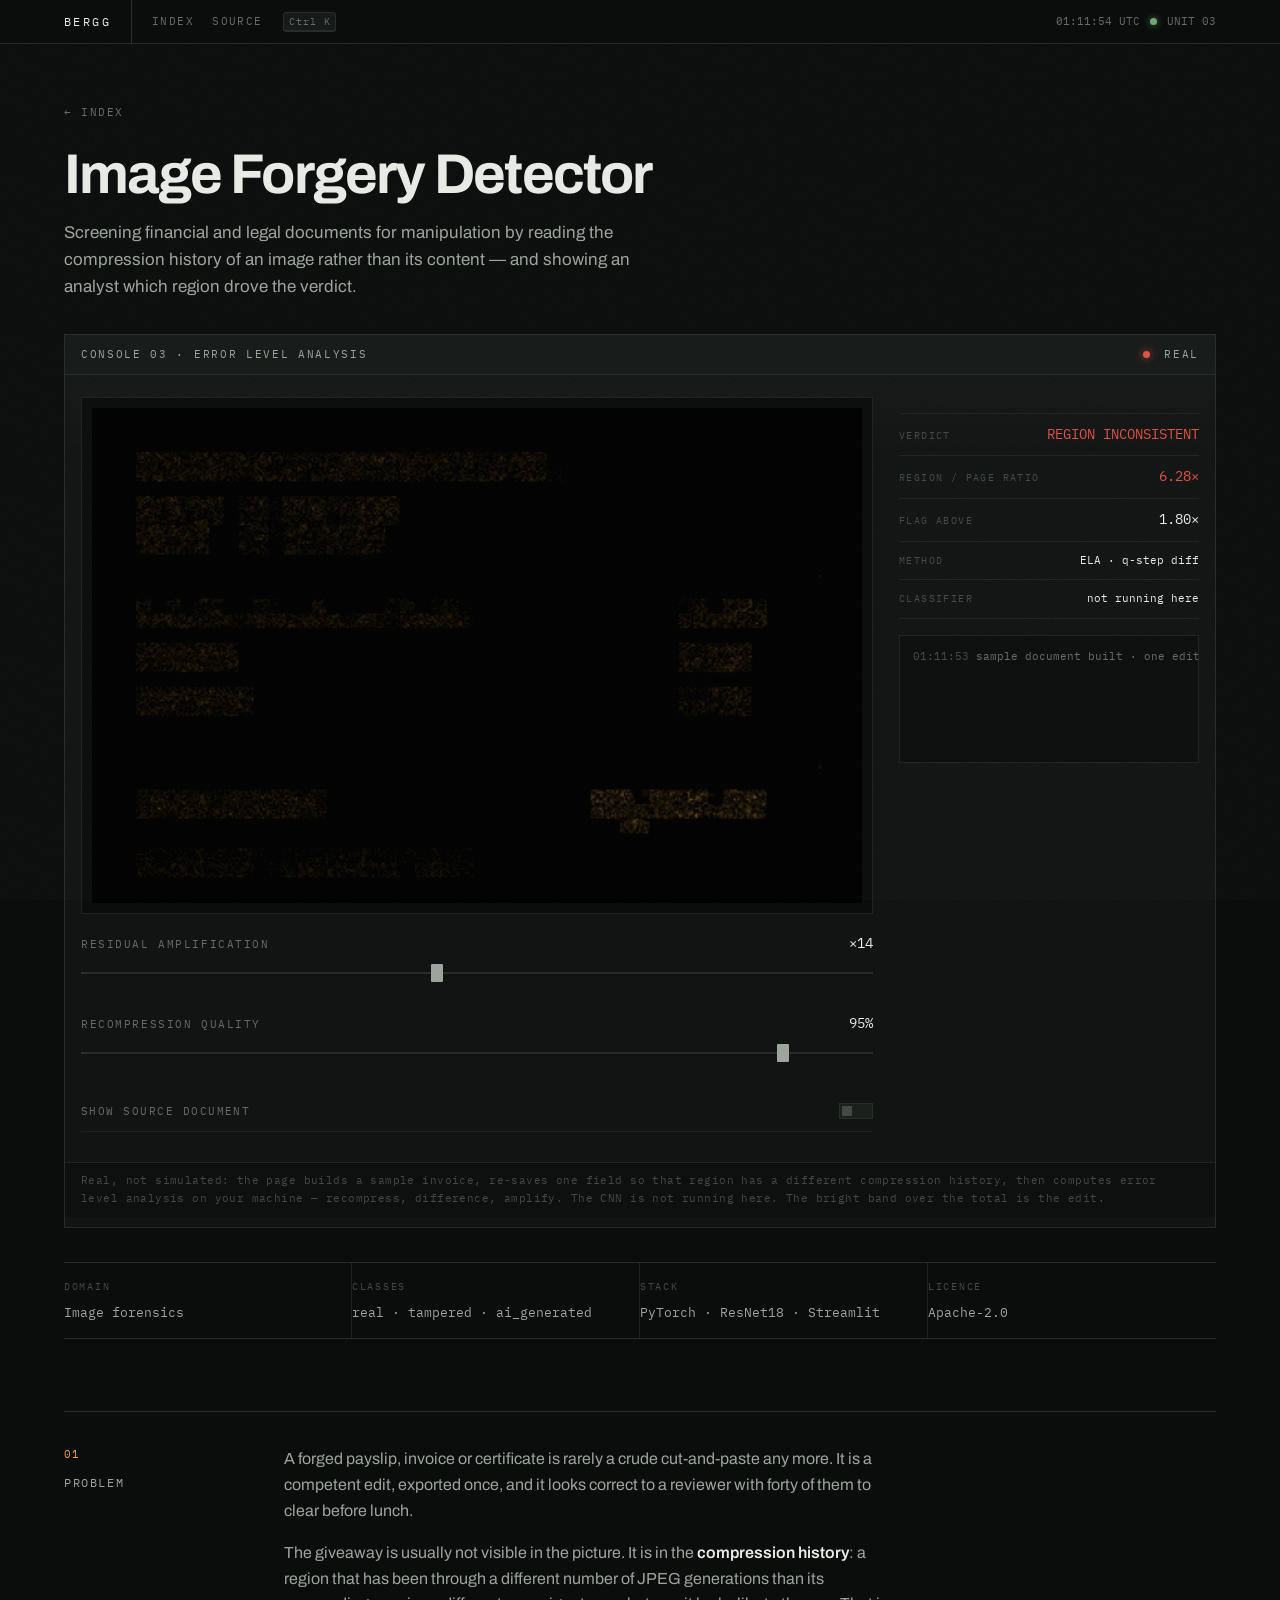
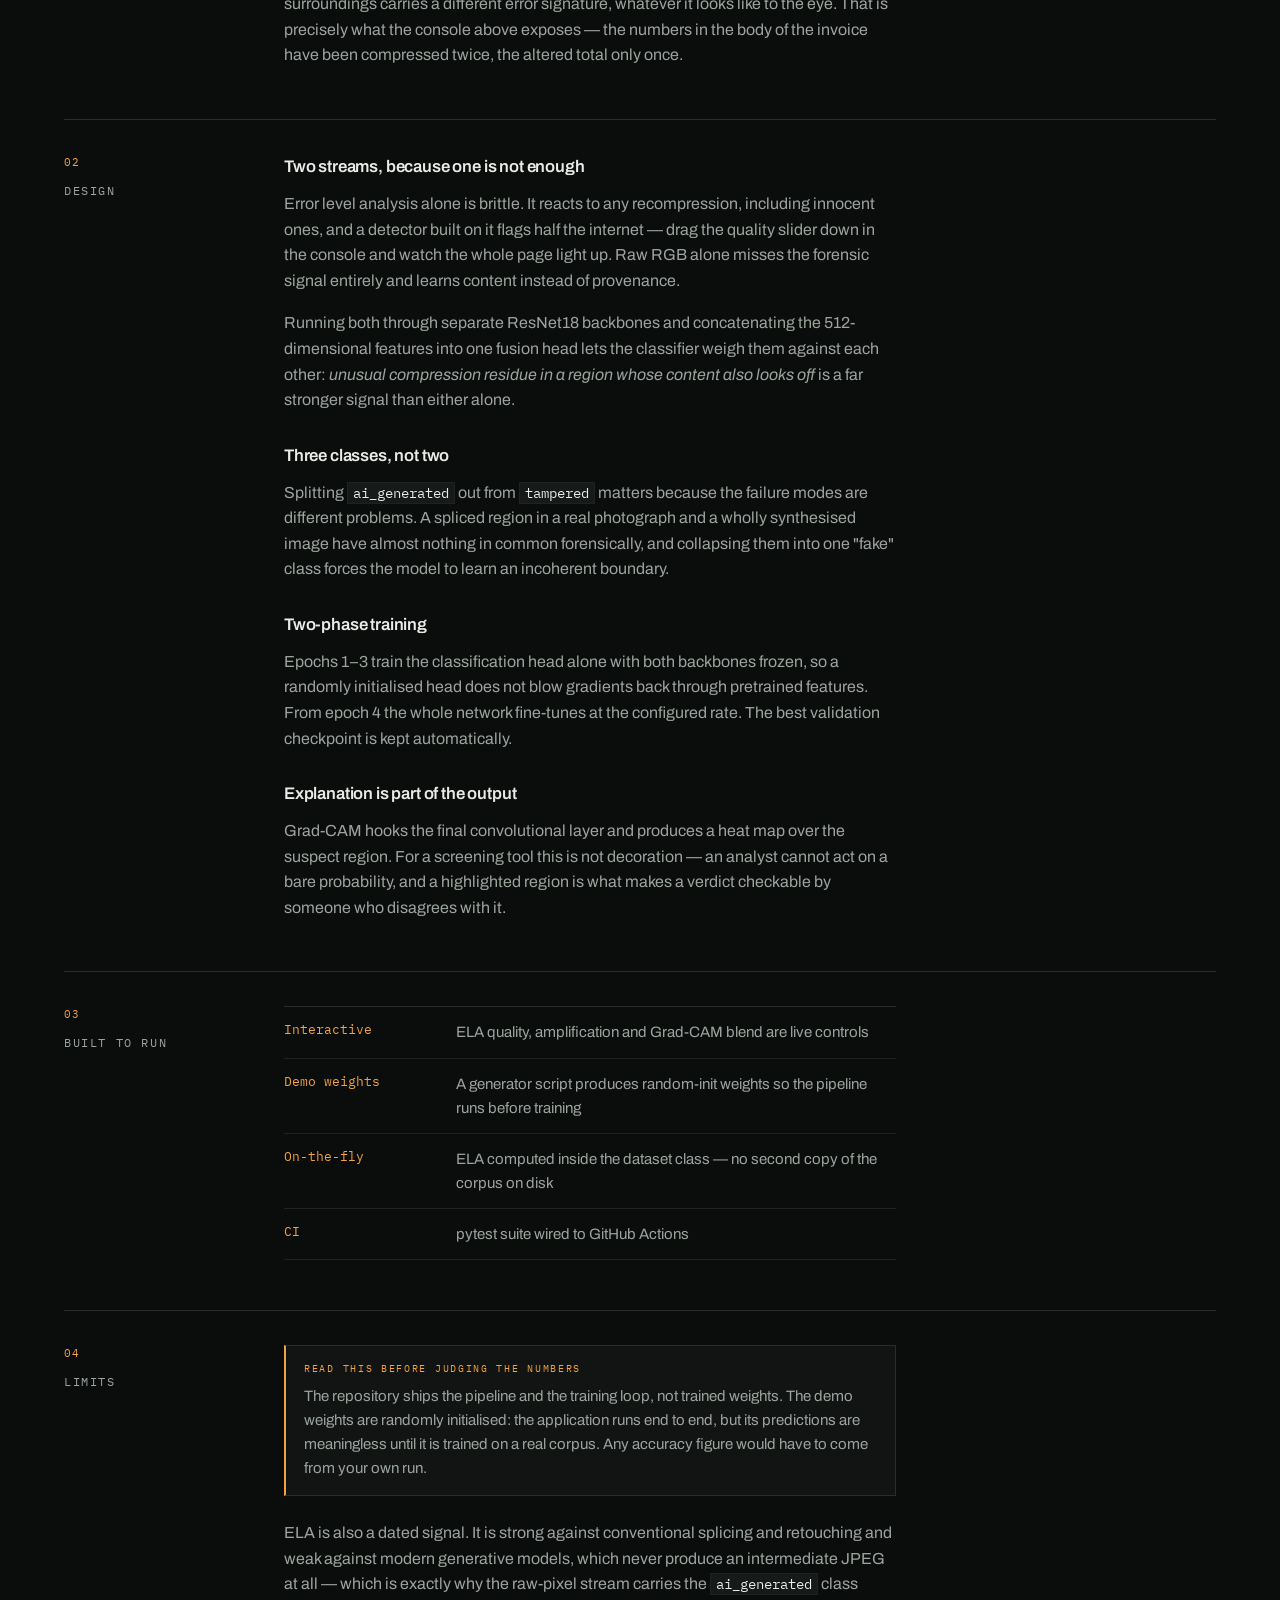
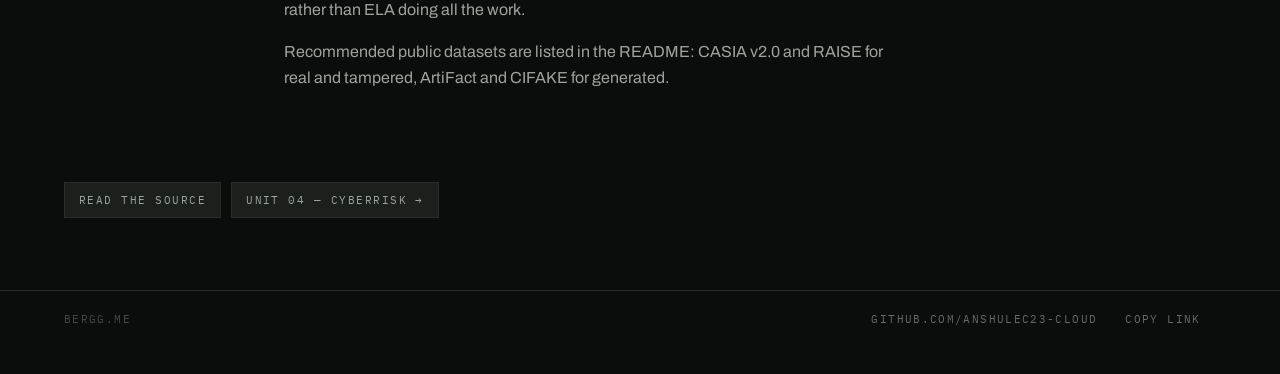
<file: projects/image-forgery-detection.html>
<!DOCTYPE html>
<html lang="en">
<head>
<meta charset="utf-8">
<meta name="viewport" content="width=device-width, initial-scale=1">
<title>Image Forgery Detector — bergg.me</title>
<meta name="description" content="Document fraud screening with a dual-stream ResNet18 over raw pixels and error level analysis. Real ELA runs in your browser on this page.">
<meta name="theme-color" content="#0b0d0c">
<link rel="preconnect" href="https://fonts.googleapis.com">
<link rel="preconnect" href="https://fonts.gstatic.com" crossorigin>
<link href="https://fonts.googleapis.com/css2?family=Archivo:wght@400;500;600;700&family=IBM+Plex+Mono:wght@400;500&display=swap" rel="stylesheet">
<link rel="stylesheet" href="/assets/site.css">
<link rel="icon" href="data:image/svg+xml,%3Csvg xmlns='http://www.w3.org/2000/svg' viewBox='0 0 32 32'%3E%3Crect width='32' height='32' fill='%230b0d0c'/%3E%3Crect x='7' y='7' width='18' height='18' fill='none' stroke='%23f2a33c' stroke-width='2'/%3E%3C/svg%3E">
</head>
<body>

<header class="rail">
  <div class="wrap">
    <a class="rail-brand" href="/">BERGG</a>
    <nav class="rail-nav">
      <a href="/#systems">Index</a>
      <a href="https://github.com/anshulec23-cloud/image-forgery-detection">Source</a>
    </nav>
    <div class="rail-status">
      <span class="utc num" data-utc>--:--:--</span>
      <span class="lamp on" aria-hidden="true"></span>
      <span>UNIT 03</span>
    </div>
  </div>
</header>

<main>

<section class="wrap phead">
  <a class="back" href="/#systems">← Index</a>
  <h1>Image Forgery Detector</h1>
  <p class="lede">Screening financial and legal documents for manipulation by reading the compression history of an image rather than its content — and showing an analyst which region drove the verdict.</p>
</section>

<section class="wrap">

  <div class="console" data-demo="ela">
    <div class="console-bar">
      <span class="tag">Console 03 · error level analysis</span>
      <span class="spacer"></span>
      <span class="lamp on" data-lamp aria-hidden="true"></span>
      <span class="tag">real</span>
    </div>

    <div class="console-body">
      <div class="grid-2">

        <div>
          <div class="canvasbox">
            <canvas data-out width="420" height="270" aria-label="Error level analysis of the sample invoice"></canvas>
          </div>

          <div class="ctrl" style="margin-top:18px">
            <div class="ctrl-head">
              <label for="a">Residual amplification</label>
              <output data-amp-out id="aout">×14</output>
            </div>
            <input id="a" type="range" data-amp min="1" max="30" step="1" value="14">
          </div>

          <div class="ctrl">
            <div class="ctrl-head">
              <label for="q">Recompression quality</label>
              <output data-q-out id="qout">95%</output>
            </div>
            <input id="q" type="range" data-q min="70" max="98" step="1" value="95">
          </div>

          <div class="row">
            <label for="m">Show source document</label>
            <span class="switch"><input id="m" type="checkbox" data-mode><i></i></span>
          </div>
        </div>

        <div>
          <dl class="stack">
            <div><dt>Verdict</dt><dd data-verdict class="is-ok">UNIFORM</dd></div>
            <div><dt>Region / page ratio</dt><dd class="big" data-score>1.00×</dd></div>
            <div><dt>Flag above</dt><dd>1.80×</dd></div>
            <div><dt>Method</dt><dd style="font-size:11px">ELA · q-step diff</dd></div>
            <div><dt>Classifier</dt><dd style="font-size:11px">not running here</dd></div>
          </dl>
          <div class="log" data-log style="margin-top:16px" aria-live="polite"></div>
        </div>

      </div>
    </div>

    <p class="console-note">Real, not simulated: the page builds a sample invoice, re-saves one field so that region has a different compression history, then computes error level analysis on your machine — recompress, difference, amplify. The CNN is not running here. The bright band over the total is the edit.</p>
  </div>

  <dl class="strip" style="margin-top:34px">
    <div><dt>Domain</dt><dd>Image forensics</dd></div>
    <div><dt>Classes</dt><dd>real · tampered · ai_generated</dd></div>
    <div><dt>Stack</dt><dd>PyTorch · ResNet18 · Streamlit</dd></div>
    <div><dt>Licence</dt><dd>Apache-2.0</dd></div>
  </dl>

</section>

<section class="wrap doc">

  <div class="block">
    <div class="block-label"><span class="n">01</span><span class="t">Problem</span></div>
    <div class="prose">
      <p>A forged payslip, invoice or certificate is rarely a crude cut-and-paste any more. It is a competent edit, exported once, and it looks correct to a reviewer with forty of them to clear before lunch.</p>
      <p>The giveaway is usually not visible in the picture. It is in the <strong>compression history</strong>: a region that has been through a different number of JPEG generations than its surroundings carries a different error signature, whatever it looks like to the eye. That is precisely what the console above exposes — the numbers in the body of the invoice have been compressed twice, the altered total only once.</p>
    </div>
  </div>

  <div class="block">
    <div class="block-label"><span class="n">02</span><span class="t">Design</span></div>
    <div class="prose">
      <h3>Two streams, because one is not enough</h3>
      <p>Error level analysis alone is brittle. It reacts to any recompression, including innocent ones, and a detector built on it flags half the internet — drag the quality slider down in the console and watch the whole page light up. Raw RGB alone misses the forensic signal entirely and learns content instead of provenance.</p>
      <p>Running both through separate ResNet18 backbones and concatenating the 512-dimensional features into one fusion head lets the classifier weigh them against each other: <em>unusual compression residue in a region whose content also looks off</em> is a far stronger signal than either alone.</p>

      <h3>Three classes, not two</h3>
      <p>Splitting <code>ai_generated</code> out from <code>tampered</code> matters because the failure modes are different problems. A spliced region in a real photograph and a wholly synthesised image have almost nothing in common forensically, and collapsing them into one "fake" class forces the model to learn an incoherent boundary.</p>

      <h3>Two-phase training</h3>
      <p>Epochs 1–3 train the classification head alone with both backbones frozen, so a randomly initialised head does not blow gradients back through pretrained features. From epoch 4 the whole network fine-tunes at the configured rate. The best validation checkpoint is kept automatically.</p>

      <h3>Explanation is part of the output</h3>
      <p>Grad-CAM hooks the final convolutional layer and produces a heat map over the suspect region. For a screening tool this is not decoration — an analyst cannot act on a bare probability, and a highlighted region is what makes a verdict checkable by someone who disagrees with it.</p>
    </div>
  </div>

  <div class="block">
    <div class="block-label"><span class="n">03</span><span class="t">Built to run</span></div>
    <div class="prose">
      <dl class="meas">
        <div><dt>Interactive</dt><dd>ELA quality, amplification and Grad-CAM blend are live controls</dd></div>
        <div><dt>Demo weights</dt><dd>A generator script produces random-init weights so the pipeline runs before training</dd></div>
        <div><dt>On-the-fly</dt><dd>ELA computed inside the dataset class — no second copy of the corpus on disk</dd></div>
        <div><dt>CI</dt><dd>pytest suite wired to GitHub Actions</dd></div>
      </dl>
    </div>
  </div>

  <div class="block">
    <div class="block-label"><span class="n">04</span><span class="t">Limits</span></div>
    <div class="prose">
      <div class="caveat">
        <span class="k">Read this before judging the numbers</span>
        <p>The repository ships the pipeline and the training loop, not trained weights. The demo weights are randomly initialised: the application runs end to end, but its predictions are meaningless until it is trained on a real corpus. Any accuracy figure would have to come from your own run.</p>
      </div>
      <p>ELA is also a dated signal. It is strong against conventional splicing and retouching and weak against modern generative models, which never produce an intermediate JPEG at all — which is exactly why the raw-pixel stream carries the <code>ai_generated</code> class rather than ELA doing all the work.</p>
      <p>Recommended public datasets are listed in the README: CASIA v2.0 and RAISE for real and tampered, ArtiFact and CIFAKE for generated.</p>
    </div>
  </div>

  <div class="btn-row" style="margin:40px 0 0">
    <a class="btn" href="https://github.com/anshulec23-cloud/image-forgery-detection">Read the source</a>
    <a class="btn" href="/projects/cyberrisk.html">Unit 04 — CyberRisk →</a>
  </div>

</section>

</main>

<footer class="foot">
  <div class="wrap">
    <span>bergg.me</span>
    <span class="spacer"></span>
    <a href="https://github.com/anshulec23-cloud">github.com/anshulec23-cloud</a>
  </div>
</footer>

<script src="/assets/console.js" defer></script>
</body>
</html>
</file>
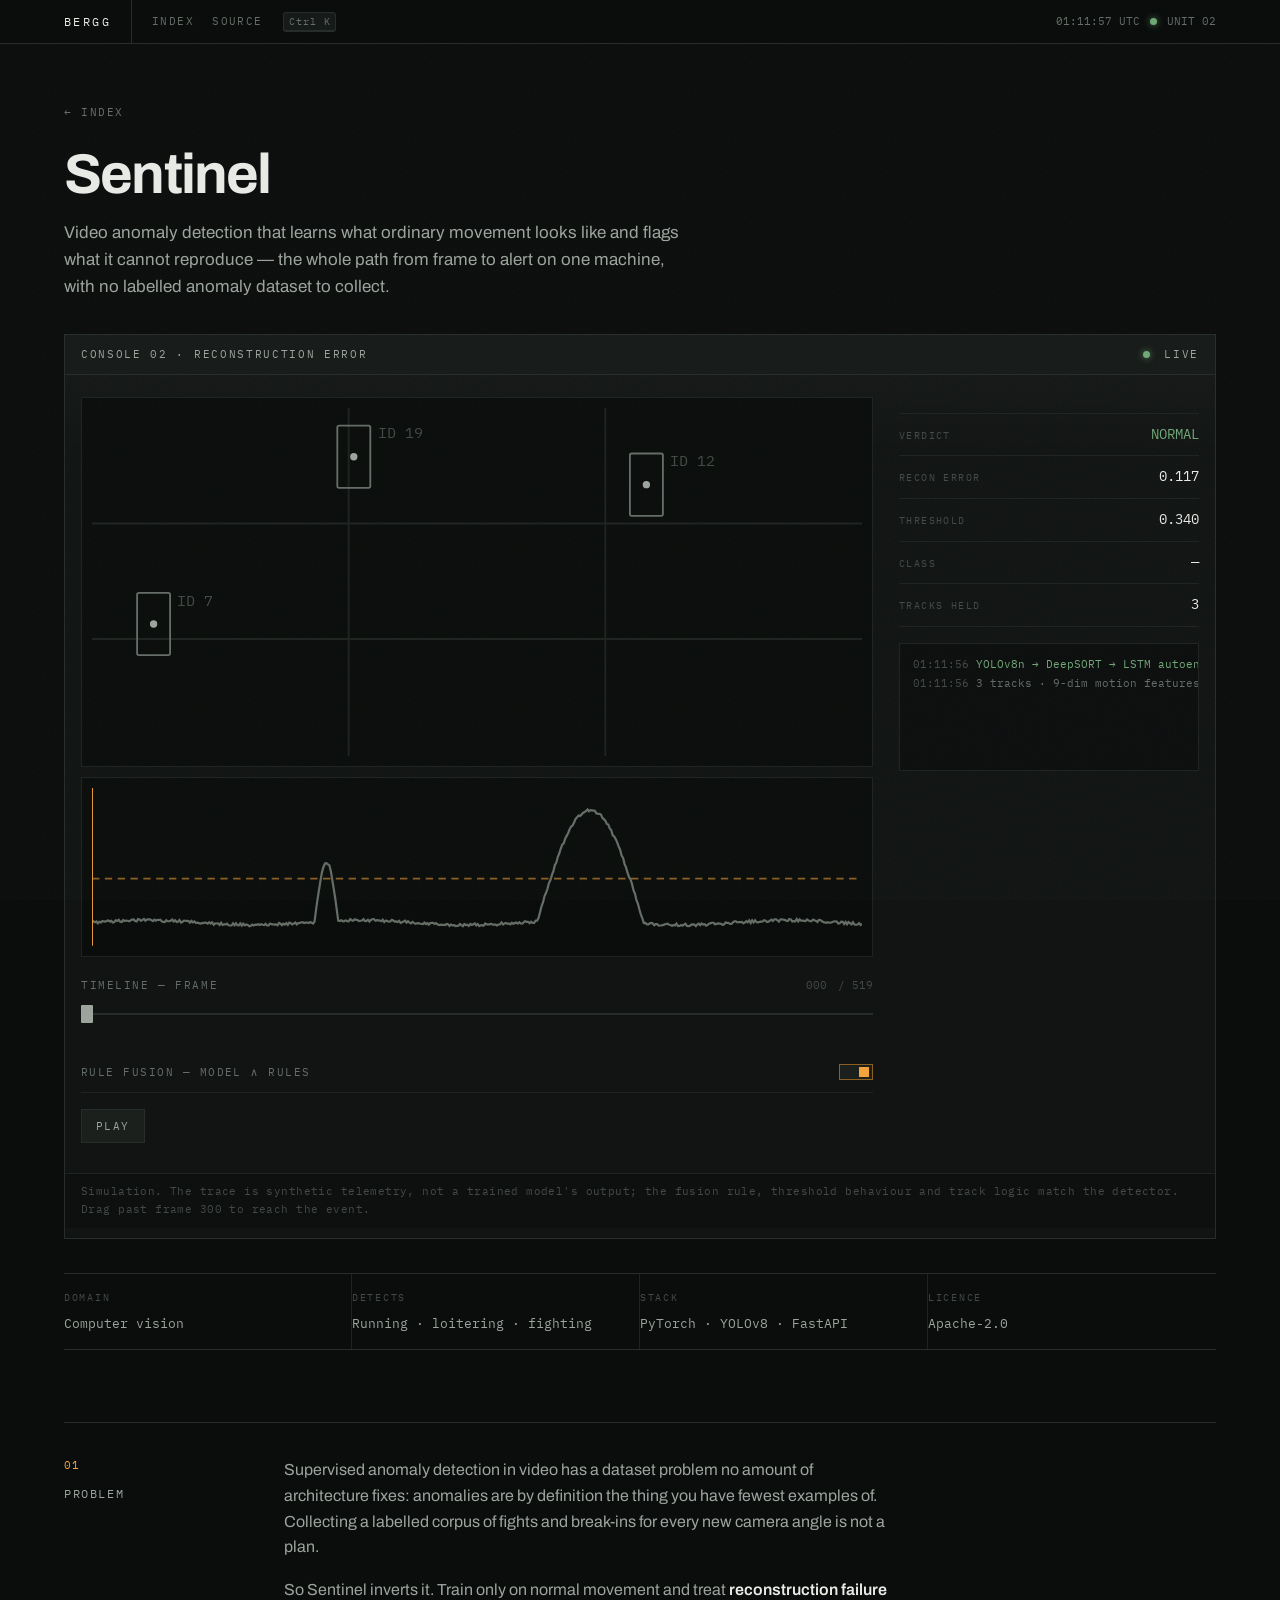
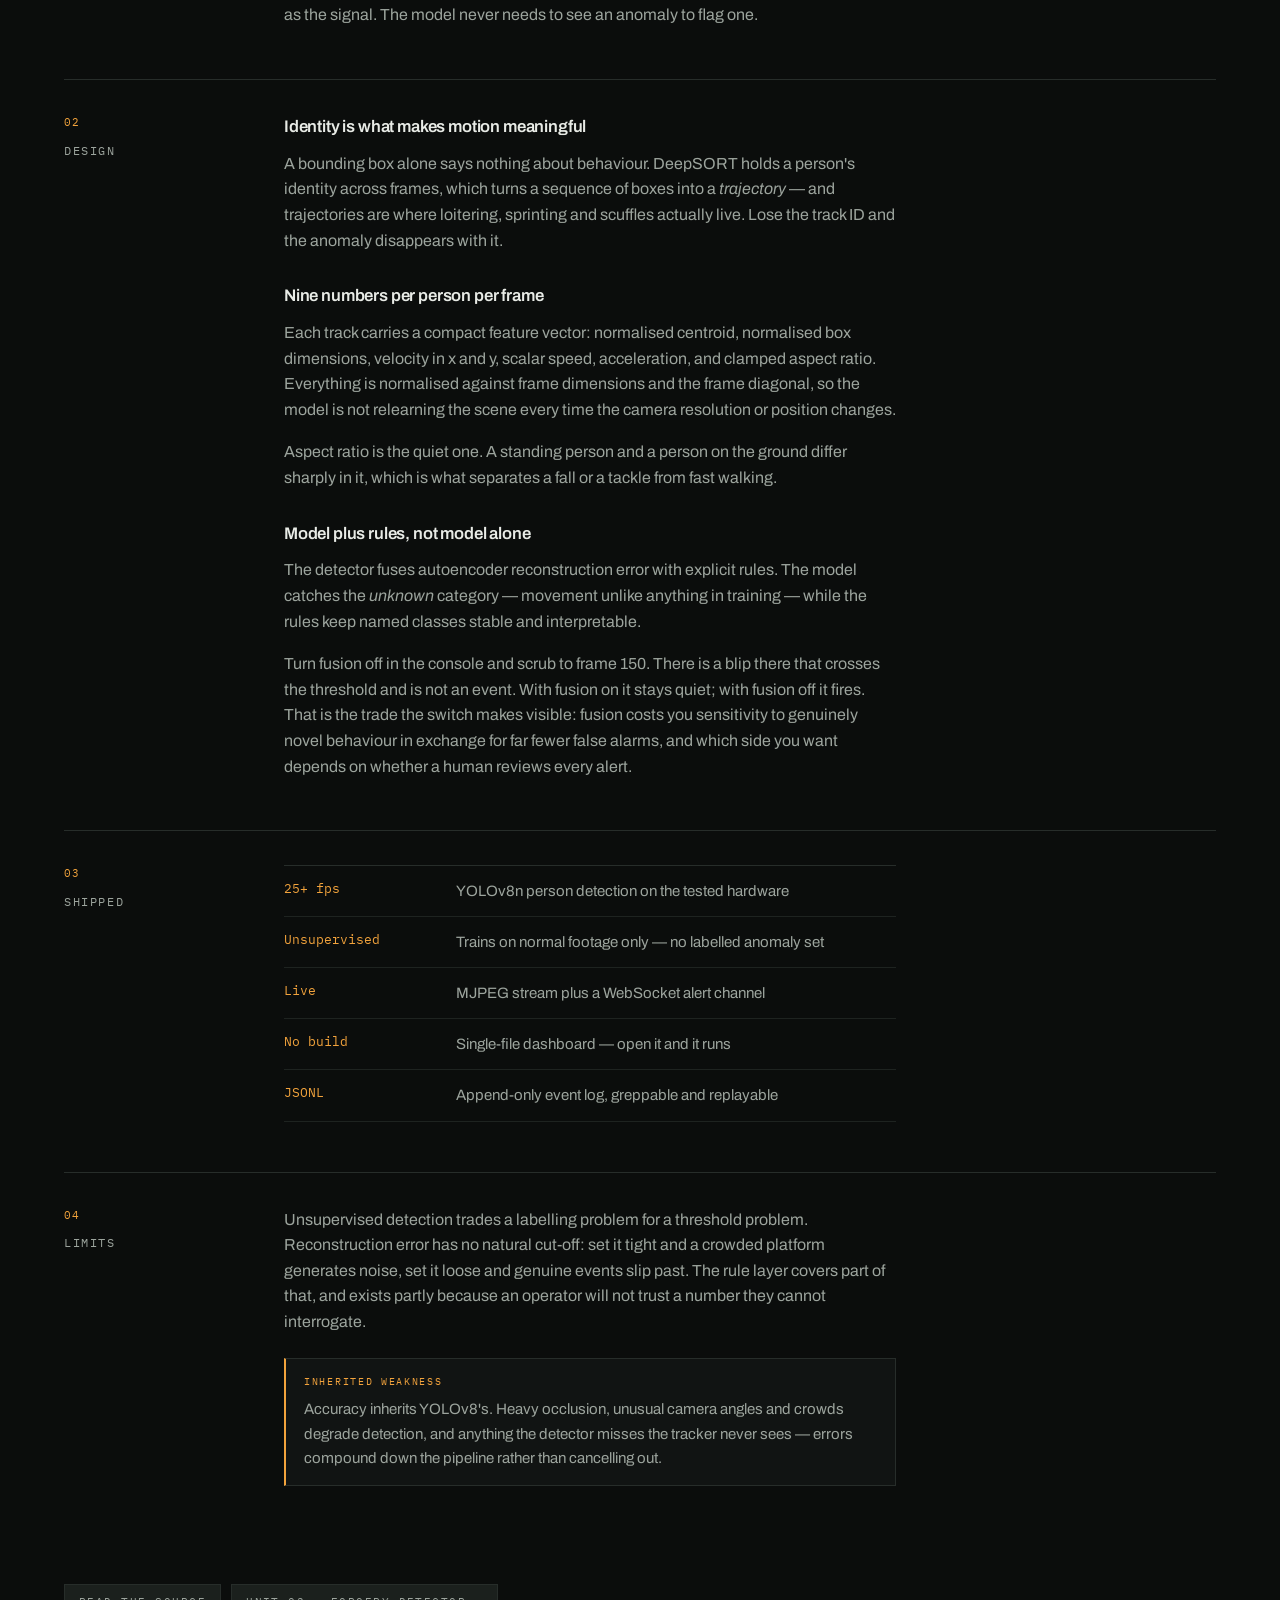
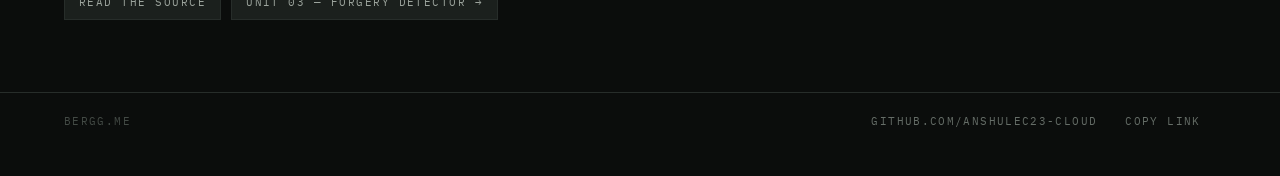
<file: projects/sentinel.html>
<!DOCTYPE html>
<html lang="en">
<head>
<meta charset="utf-8">
<meta name="viewport" content="width=device-width, initial-scale=1">
<title>Sentinel — bergg.me</title>
<meta name="description" content="Real-time video anomaly detection: YOLOv8, DeepSORT and an LSTM autoencoder. Scrub the reconstruction error in the browser.">
<meta name="theme-color" content="#0b0d0c">
<link rel="preconnect" href="https://fonts.googleapis.com">
<link rel="preconnect" href="https://fonts.gstatic.com" crossorigin>
<link href="https://fonts.googleapis.com/css2?family=Archivo:wght@400;500;600;700&family=IBM+Plex+Mono:wght@400;500&display=swap" rel="stylesheet">
<link rel="stylesheet" href="/assets/site.css">
<link rel="icon" href="data:image/svg+xml,%3Csvg xmlns='http://www.w3.org/2000/svg' viewBox='0 0 32 32'%3E%3Crect width='32' height='32' fill='%230b0d0c'/%3E%3Crect x='7' y='7' width='18' height='18' fill='none' stroke='%23f2a33c' stroke-width='2'/%3E%3C/svg%3E">
</head>
<body>

<header class="rail">
  <div class="wrap">
    <a class="rail-brand" href="/">BERGG</a>
    <nav class="rail-nav">
      <a href="/#systems">Index</a>
      <a href="https://github.com/anshulec23-cloud/digital-surveillance-system">Source</a>
    </nav>
    <div class="rail-status">
      <span class="utc num" data-utc>--:--:--</span>
      <span class="lamp on" aria-hidden="true"></span>
      <span>UNIT 02</span>
    </div>
  </div>
</header>

<main>

<section class="wrap phead">
  <a class="back" href="/#systems">← Index</a>
  <h1>Sentinel</h1>
  <p class="lede">Video anomaly detection that learns what ordinary movement looks like and flags what it cannot reproduce — the whole path from frame to alert on one machine, with no labelled anomaly dataset to collect.</p>
</section>

<section class="wrap">

  <div class="console" data-demo="sentinel">
    <div class="console-bar">
      <span class="tag">Console 02 · reconstruction error</span>
      <span class="spacer"></span>
      <span class="lamp on" data-lamp aria-hidden="true"></span>
      <span class="tag">live</span>
    </div>

    <div class="console-body">
      <div class="grid-2">

        <div>
          <div class="plotbox">
            <svg class="fig" viewBox="0 0 420 190" role="img" aria-label="Tracked people in the scene">
              <rect x="0" y="0" width="420" height="190" fill="#0a0d0b"></rect>
              <line class="grid" x1="0" y1="63" x2="420" y2="63"></line>
              <line class="grid" x1="0" y1="126" x2="420" y2="126"></line>
              <line class="grid" x1="140" y1="0" x2="140" y2="190"></line>
              <line class="grid" x1="280" y1="0" x2="280" y2="190"></line>
              <g data-scene></g>
            </svg>
          </div>

          <div class="plotbox" style="margin-top:10px">
            <svg class="fig" viewBox="0 0 420 86" role="img" aria-label="Reconstruction error over time">
              <path class="trace" data-trace d=""></path>
              <line class="thresh" data-thresh x1="0" y1="40" x2="420" y2="40"></line>
              <line class="cursor" data-cursor x1="0" y1="0" x2="0" y2="86"></line>
            </svg>
          </div>

          <div class="ctrl" style="margin-top:16px">
            <div class="ctrl-head">
              <label for="s">Timeline — frame</label>
              <output><span data-frame>000</span> <span>/ 519</span></output>
            </div>
            <input id="s" type="range" data-scrub min="0" max="519" step="1" value="0">
          </div>

          <div class="row">
            <label for="f">Rule fusion — model ∧ rules</label>
            <span class="switch"><input id="f" type="checkbox" data-fuse checked><i></i></span>
          </div>

          <div class="btn-row" style="margin-top:16px">
            <button class="btn" data-play>Play</button>
          </div>
        </div>

        <div>
          <dl class="stack">
            <div><dt>Verdict</dt><dd data-verdict class="is-ok">NORMAL</dd></div>
            <div><dt>Recon error</dt><dd class="big" data-err>0.000</dd></div>
            <div><dt>Threshold</dt><dd>0.340</dd></div>
            <div><dt>Class</dt><dd data-kind>—</dd></div>
            <div><dt>Tracks held</dt><dd>3</dd></div>
          </dl>
          <div class="log" data-log style="margin-top:16px" aria-live="polite"></div>
        </div>

      </div>
    </div>

    <p class="console-note">Simulation. The trace is synthetic telemetry, not a trained model's output; the fusion rule, threshold behaviour and track logic match the detector. Drag past frame 300 to reach the event.</p>
  </div>

  <dl class="strip" style="margin-top:34px">
    <div><dt>Domain</dt><dd>Computer vision</dd></div>
    <div><dt>Detects</dt><dd>Running · loitering · fighting</dd></div>
    <div><dt>Stack</dt><dd>PyTorch · YOLOv8 · FastAPI</dd></div>
    <div><dt>Licence</dt><dd>Apache-2.0</dd></div>
  </dl>

</section>

<section class="wrap doc">

  <div class="block">
    <div class="block-label"><span class="n">01</span><span class="t">Problem</span></div>
    <div class="prose">
      <p>Supervised anomaly detection in video has a dataset problem no amount of architecture fixes: anomalies are by definition the thing you have fewest examples of. Collecting a labelled corpus of fights and break-ins for every new camera angle is not a plan.</p>
      <p>So Sentinel inverts it. Train only on normal movement and treat <strong>reconstruction failure</strong> as the signal. The model never needs to see an anomaly to flag one.</p>
    </div>
  </div>

  <div class="block">
    <div class="block-label"><span class="n">02</span><span class="t">Design</span></div>
    <div class="prose">
      <h3>Identity is what makes motion meaningful</h3>
      <p>A bounding box alone says nothing about behaviour. DeepSORT holds a person's identity across frames, which turns a sequence of boxes into a <em>trajectory</em> — and trajectories are where loitering, sprinting and scuffles actually live. Lose the track ID and the anomaly disappears with it.</p>

      <h3>Nine numbers per person per frame</h3>
      <p>Each track carries a compact feature vector: normalised centroid, normalised box dimensions, velocity in x and y, scalar speed, acceleration, and clamped aspect ratio. Everything is normalised against frame dimensions and the frame diagonal, so the model is not relearning the scene every time the camera resolution or position changes.</p>
      <p>Aspect ratio is the quiet one. A standing person and a person on the ground differ sharply in it, which is what separates a fall or a tackle from fast walking.</p>

      <h3>Model plus rules, not model alone</h3>
      <p>The detector fuses autoencoder reconstruction error with explicit rules. The model catches the <em>unknown</em> category — movement unlike anything in training — while the rules keep named classes stable and interpretable.</p>
      <p>Turn fusion off in the console and scrub to frame 150. There is a blip there that crosses the threshold and is not an event. With fusion on it stays quiet; with fusion off it fires. That is the trade the switch makes visible: fusion costs you sensitivity to genuinely novel behaviour in exchange for far fewer false alarms, and which side you want depends on whether a human reviews every alert.</p>
    </div>
  </div>

  <div class="block">
    <div class="block-label"><span class="n">03</span><span class="t">Shipped</span></div>
    <div class="prose">
      <dl class="meas">
        <div><dt>25+ fps</dt><dd>YOLOv8n person detection on the tested hardware</dd></div>
        <div><dt>Unsupervised</dt><dd>Trains on normal footage only — no labelled anomaly set</dd></div>
        <div><dt>Live</dt><dd>MJPEG stream plus a WebSocket alert channel</dd></div>
        <div><dt>No build</dt><dd>Single-file dashboard — open it and it runs</dd></div>
        <div><dt>JSONL</dt><dd>Append-only event log, greppable and replayable</dd></div>
      </dl>
    </div>
  </div>

  <div class="block">
    <div class="block-label"><span class="n">04</span><span class="t">Limits</span></div>
    <div class="prose">
      <p>Unsupervised detection trades a labelling problem for a threshold problem. Reconstruction error has no natural cut-off: set it tight and a crowded platform generates noise, set it loose and genuine events slip past. The rule layer covers part of that, and exists partly because an operator will not trust a number they cannot interrogate.</p>
      <div class="caveat">
        <span class="k">Inherited weakness</span>
        <p>Accuracy inherits YOLOv8's. Heavy occlusion, unusual camera angles and crowds degrade detection, and anything the detector misses the tracker never sees — errors compound down the pipeline rather than cancelling out.</p>
      </div>
    </div>
  </div>

  <div class="btn-row" style="margin:40px 0 0">
    <a class="btn" href="https://github.com/anshulec23-cloud/digital-surveillance-system">Read the source</a>
    <a class="btn" href="/projects/image-forgery-detection.html">Unit 03 — Forgery detector →</a>
  </div>

</section>

</main>

<footer class="foot">
  <div class="wrap">
    <span>bergg.me</span>
    <span class="spacer"></span>
    <a href="https://github.com/anshulec23-cloud">github.com/anshulec23-cloud</a>
  </div>
</footer>

<script src="/assets/console.js" defer></script>
</body>
</html>
</file>
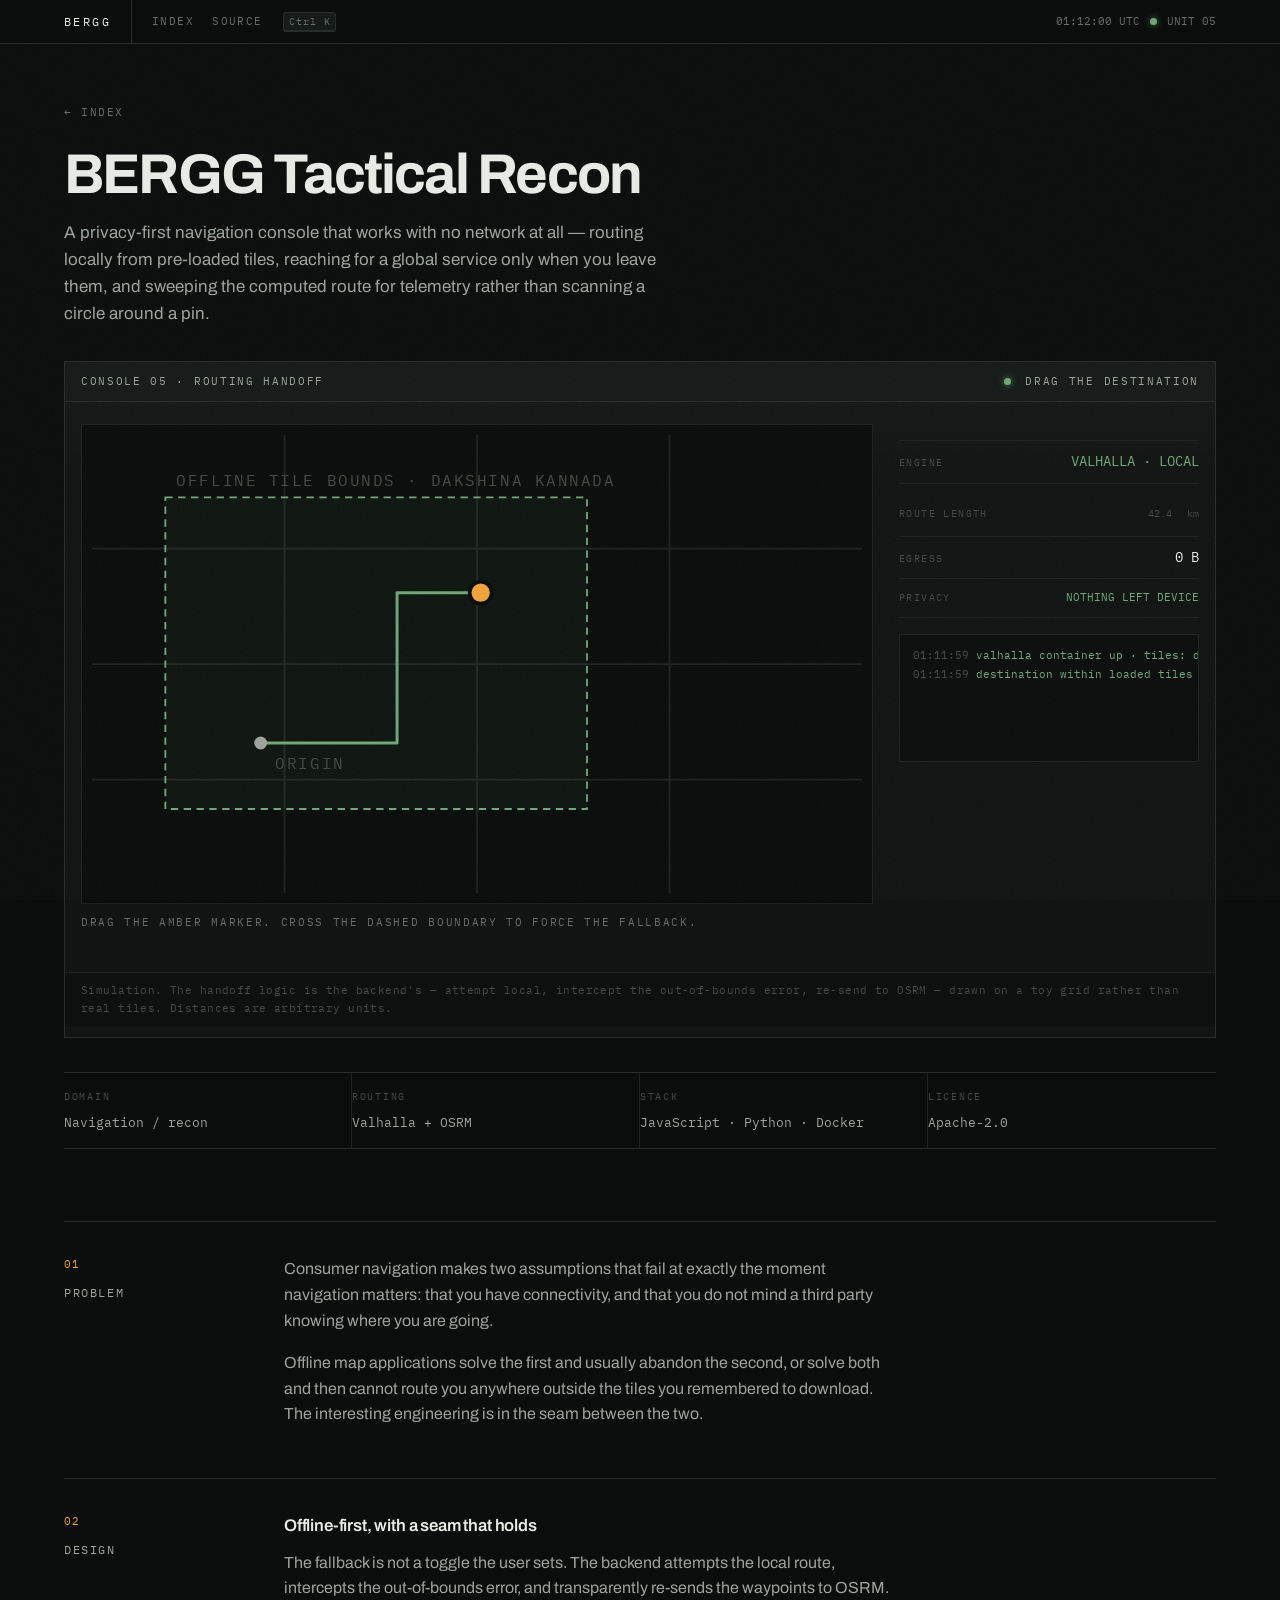
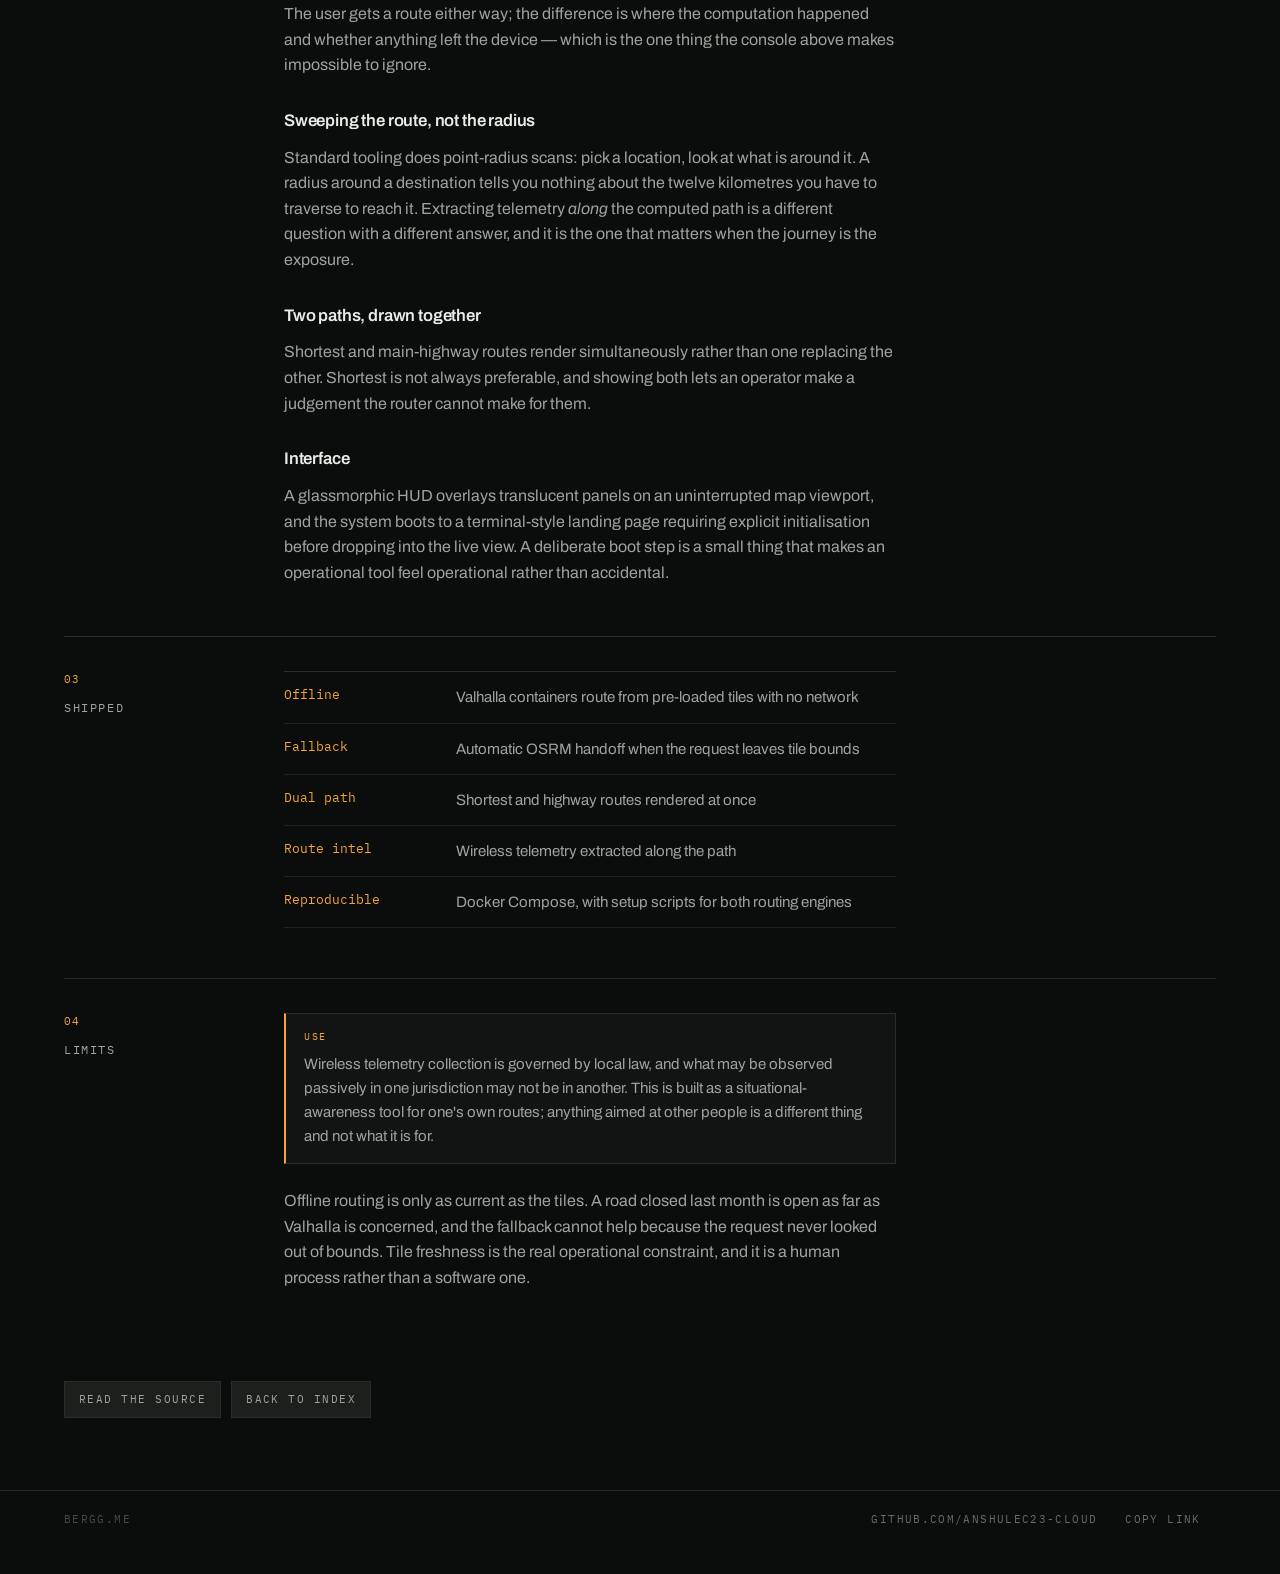
<file: projects/tactical-recon.html>
<!DOCTYPE html>
<html lang="en">
<head>
<meta charset="utf-8">
<meta name="viewport" content="width=device-width, initial-scale=1">
<title>BERGG Tactical Recon — bergg.me</title>
<meta name="description" content="Offline-first navigation: local Valhalla routing with automatic OSRM fallback. Drag the destination across the tile boundary and watch the handoff.">
<meta name="theme-color" content="#0b0d0c">
<link rel="preconnect" href="https://fonts.googleapis.com">
<link rel="preconnect" href="https://fonts.gstatic.com" crossorigin>
<link href="https://fonts.googleapis.com/css2?family=Archivo:wght@400;500;600;700&family=IBM+Plex+Mono:wght@400;500&display=swap" rel="stylesheet">
<link rel="stylesheet" href="/assets/site.css">
<link rel="icon" href="data:image/svg+xml,%3Csvg xmlns='http://www.w3.org/2000/svg' viewBox='0 0 32 32'%3E%3Crect width='32' height='32' fill='%230b0d0c'/%3E%3Crect x='7' y='7' width='18' height='18' fill='none' stroke='%23f2a33c' stroke-width='2'/%3E%3C/svg%3E">
</head>
<body>

<header class="rail">
  <div class="wrap">
    <a class="rail-brand" href="/">BERGG</a>
    <nav class="rail-nav">
      <a href="/#systems">Index</a>
      <a href="https://github.com/anshulec23-cloud/bergg-tactical-recon">Source</a>
    </nav>
    <div class="rail-status">
      <span class="utc num" data-utc>--:--:--</span>
      <span class="lamp on" aria-hidden="true"></span>
      <span>UNIT 05</span>
    </div>
  </div>
</header>

<main>

<section class="wrap phead">
  <a class="back" href="/#systems">← Index</a>
  <h1>BERGG Tactical Recon</h1>
  <p class="lede">A privacy-first navigation console that works with no network at all — routing locally from pre-loaded tiles, reaching for a global service only when you leave them, and sweeping the computed route for telemetry rather than scanning a circle around a pin.</p>
</section>

<section class="wrap">

  <div class="console" data-demo="routing">
    <div class="console-bar">
      <span class="tag">Console 05 · routing handoff</span>
      <span class="spacer"></span>
      <span class="lamp on" data-lamp aria-hidden="true"></span>
      <span class="tag">drag the destination</span>
    </div>

    <div class="console-body">
      <div class="grid-2">

        <div>
          <div class="plotbox">
            <svg class="fig" data-map viewBox="0 0 420 250" role="img" aria-label="Route from origin to a destination you can drag">
              <rect x="0" y="0" width="420" height="250" fill="#0a0d0b"></rect>
              <line class="grid" x1="0" y1="62" x2="420" y2="62"></line>
              <line class="grid" x1="0" y1="125" x2="420" y2="125"></line>
              <line class="grid" x1="0" y1="188" x2="420" y2="188"></line>
              <line class="grid" x1="105" y1="0" x2="105" y2="250"></line>
              <line class="grid" x1="210" y1="0" x2="210" y2="250"></line>
              <line class="grid" x1="315" y1="0" x2="315" y2="250"></line>

              <rect class="tiles" x="40" y="34" width="230" height="170"></rect>
              <text class="axlabel" x="46" y="28">OFFLINE TILE BOUNDS · DAKSHINA KANNADA</text>

              <path class="route" data-path d=""></path>
              <circle class="origin" cx="92" cy="168" r="3.5"></circle>
              <text class="axlabel" x="100" y="182">ORIGIN</text>
              <circle data-dest cx="212" cy="86" r="6"></circle>
            </svg>
          </div>
          <p class="tag" style="margin-top:10px">Drag the amber marker. Cross the dashed boundary to force the fallback.</p>
        </div>

        <div>
          <dl class="stack">
            <div><dt>Engine</dt><dd data-engine class="is-ok">VALHALLA · LOCAL</dd></div>
            <div><dt>Route length</dt><dd class="big"><span data-dist>0.0</span> <span>km</span></dd></div>
            <div><dt>Egress</dt><dd data-net>0 B</dd></div>
            <div><dt>Privacy</dt><dd data-priv class="is-ok" style="font-size:11px">NOTHING LEFT DEVICE</dd></div>
          </dl>
          <div class="log" data-log style="margin-top:16px" aria-live="polite"></div>
        </div>

      </div>
    </div>

    <p class="console-note">Simulation. The handoff logic is the backend's — attempt local, intercept the out-of-bounds error, re-send to OSRM — drawn on a toy grid rather than real tiles. Distances are arbitrary units.</p>
  </div>

  <dl class="strip" style="margin-top:34px">
    <div><dt>Domain</dt><dd>Navigation / recon</dd></div>
    <div><dt>Routing</dt><dd>Valhalla + OSRM</dd></div>
    <div><dt>Stack</dt><dd>JavaScript · Python · Docker</dd></div>
    <div><dt>Licence</dt><dd>Apache-2.0</dd></div>
  </dl>

</section>

<section class="wrap doc">

  <div class="block">
    <div class="block-label"><span class="n">01</span><span class="t">Problem</span></div>
    <div class="prose">
      <p>Consumer navigation makes two assumptions that fail at exactly the moment navigation matters: that you have connectivity, and that you do not mind a third party knowing where you are going.</p>
      <p>Offline map applications solve the first and usually abandon the second, or solve both and then cannot route you anywhere outside the tiles you remembered to download. The interesting engineering is in the seam between the two.</p>
    </div>
  </div>

  <div class="block">
    <div class="block-label"><span class="n">02</span><span class="t">Design</span></div>
    <div class="prose">
      <h3>Offline-first, with a seam that holds</h3>
      <p>The fallback is not a toggle the user sets. The backend attempts the local route, intercepts the out-of-bounds error, and transparently re-sends the waypoints to OSRM. The user gets a route either way; the difference is where the computation happened and whether anything left the device — which is the one thing the console above makes impossible to ignore.</p>

      <h3>Sweeping the route, not the radius</h3>
      <p>Standard tooling does point-radius scans: pick a location, look at what is around it. A radius around a destination tells you nothing about the twelve kilometres you have to traverse to reach it. Extracting telemetry <em>along</em> the computed path is a different question with a different answer, and it is the one that matters when the journey is the exposure.</p>

      <h3>Two paths, drawn together</h3>
      <p>Shortest and main-highway routes render simultaneously rather than one replacing the other. Shortest is not always preferable, and showing both lets an operator make a judgement the router cannot make for them.</p>

      <h3>Interface</h3>
      <p>A glassmorphic HUD overlays translucent panels on an uninterrupted map viewport, and the system boots to a terminal-style landing page requiring explicit initialisation before dropping into the live view. A deliberate boot step is a small thing that makes an operational tool feel operational rather than accidental.</p>
    </div>
  </div>

  <div class="block">
    <div class="block-label"><span class="n">03</span><span class="t">Shipped</span></div>
    <div class="prose">
      <dl class="meas">
        <div><dt>Offline</dt><dd>Valhalla containers route from pre-loaded tiles with no network</dd></div>
        <div><dt>Fallback</dt><dd>Automatic OSRM handoff when the request leaves tile bounds</dd></div>
        <div><dt>Dual path</dt><dd>Shortest and highway routes rendered at once</dd></div>
        <div><dt>Route intel</dt><dd>Wireless telemetry extracted along the path</dd></div>
        <div><dt>Reproducible</dt><dd>Docker Compose, with setup scripts for both routing engines</dd></div>
      </dl>
    </div>
  </div>

  <div class="block">
    <div class="block-label"><span class="n">04</span><span class="t">Limits</span></div>
    <div class="prose">
      <div class="caveat">
        <span class="k">Use</span>
        <p>Wireless telemetry collection is governed by local law, and what may be observed passively in one jurisdiction may not be in another. This is built as a situational-awareness tool for one's own routes; anything aimed at other people is a different thing and not what it is for.</p>
      </div>
      <p>Offline routing is only as current as the tiles. A road closed last month is open as far as Valhalla is concerned, and the fallback cannot help because the request never looked out of bounds. Tile freshness is the real operational constraint, and it is a human process rather than a software one.</p>
    </div>
  </div>

  <div class="btn-row" style="margin:40px 0 0">
    <a class="btn" href="https://github.com/anshulec23-cloud/bergg-tactical-recon">Read the source</a>
    <a class="btn" href="/#systems">Back to index</a>
  </div>

</section>

</main>

<footer class="foot">
  <div class="wrap">
    <span>bergg.me</span>
    <span class="spacer"></span>
    <a href="https://github.com/anshulec23-cloud">github.com/anshulec23-cloud</a>
  </div>
</footer>

<script src="/assets/console.js" defer></script>
</body>
</html>
</file>
<file: assets/site.css>
/* ============================================================
   bergg.me — instrument deck
   Archivo (plate / headline) + IBM Plex Mono (data / chrome)
   ============================================================ */

:root {
  /* surfaces — warm-neutral dark, not blue-black */
  --paper:    #0b0d0c;
  --panel:    #111413;
  --panel-2:  #161a18;
  --panel-3:  #1b201d;
  --rule:     #272d2a;
  --rule-2:   #1e2320;

  /* ink */
  --ink:      #e8ebe6;
  --ink-2:    #9ca49d;
  --ink-3:    #656d67;
  --ink-4:    #434a45;

  /* signal — earned, never decorative */
  --amber:    #f2a33c;
  --amber-dim:#8a5f24;
  --fault:    #e05242;
  --nominal:  #6fa876;

  --mono: "IBM Plex Mono", ui-monospace, SFMono-Regular, Menlo, monospace;
  --sans: "Archivo", ui-sans-serif, -apple-system, "Segoe UI", Roboto, sans-serif;

  --rail-h: 44px;
  --maxw: 1200px;

  color-scheme: dark;
}

*, *::before, *::after { box-sizing: border-box; }

html { -webkit-text-size-adjust: 100%; }

body {
  margin: 0;
  background: var(--paper);
  color: var(--ink);
  font-family: var(--sans);
  font-size: 16px;
  line-height: 1.6;
  font-synthesis-weight: none;
  -webkit-font-smoothing: antialiased;
  text-rendering: optimizeLegibility;
}

/* fine machined grain — materiality, not decoration */
body::before {
  content: "";
  position: fixed;
  inset: 0;
  pointer-events: none;
  z-index: 1;
  opacity: .035;
  background-image: url("data:image/svg+xml,%3Csvg xmlns='http://www.w3.org/2000/svg' width='160' height='160'%3E%3Cfilter id='n'%3E%3CfeTurbulence type='fractalNoise' baseFrequency='.85' numOctaves='3'/%3E%3C/filter%3E%3Crect width='160' height='160' filter='url(%23n)'/%3E%3C/svg%3E");
}

a { color: inherit; text-decoration: none; }

::selection { background: var(--amber); color: #0b0d0c; }

/* NOTE: every rule below sets padding-top / padding-bottom only.
   A padding shorthand on a .wrap element wipes the inline padding. */

.wrap {
  width: 100%;
  max-width: var(--maxw);
  margin-inline: auto;
  padding-left: 24px;
  padding-right: 24px;
}

/* ---------- typographic primitives ---------- */

.mono {
  font-family: var(--mono);
  font-variant-numeric: tabular-nums;
}

.tag {
  font-family: var(--mono);
  font-size: 10.5px;
  letter-spacing: .16em;
  text-transform: uppercase;
  color: var(--ink-3);
  font-variant-numeric: tabular-nums;
}

.num {
  font-family: var(--mono);
  font-variant-numeric: tabular-nums;
  font-feature-settings: "zero" 1;
}

/* ---------- top rail ---------- */

.rail {
  position: sticky;
  top: 0;
  z-index: 40;
  height: var(--rail-h);
  border-bottom: 1px solid var(--rule);
  background: rgba(11,13,12,.86);
  backdrop-filter: blur(8px) saturate(140%);
}

.rail .wrap {
  height: 100%;
  display: flex;
  align-items: center;
  gap: 20px;
}

.rail-brand {
  font-family: var(--mono);
  font-size: 12px;
  letter-spacing: .2em;
  text-transform: uppercase;
  color: var(--ink);
  padding-right: 20px;
  border-right: 1px solid var(--rule);
  height: 100%;
  display: flex;
  align-items: center;
}
.rail-brand:hover { color: var(--amber); }

.rail-nav {
  display: flex;
  align-items: center;
  gap: 18px;
  margin-right: auto;
}
.rail-nav a {
  font-family: var(--mono);
  font-size: 11px;
  letter-spacing: .13em;
  text-transform: uppercase;
  color: var(--ink-3);
  transition: color .12s linear;
}
.rail-nav a:hover, .rail-nav a[aria-current] { color: var(--ink); }

.rail-status {
  display: flex;
  align-items: center;
  gap: 10px;
  font-family: var(--mono);
  font-size: 11px;
  color: var(--ink-3);
  font-variant-numeric: tabular-nums;
}

.lamp {
  width: 7px; height: 7px;
  border-radius: 50%;
  background: var(--ink-4);
  box-shadow: none;
  flex: none;
  transition: background .08s linear, box-shadow .08s linear;
}
.lamp.on     { background: var(--nominal); box-shadow: 0 0 7px rgba(111,168,118,.75); }
.lamp.warn   { background: var(--amber);   box-shadow: 0 0 7px rgba(242,163,60,.75); }
.lamp.fault  { background: var(--fault);   box-shadow: 0 0 8px rgba(224,82,66,.85); }

/* ---------- nameplate ---------- */

.plate {
  padding-top: 92px;
  padding-bottom: 56px;
  position: relative;
}

.plate-id {
  font-family: var(--mono);
  font-size: 11px;
  letter-spacing: .18em;
  text-transform: uppercase;
  color: var(--amber);
  margin: 0 0 26px;
  display: flex;
  align-items: center;
  gap: 12px;
}
.plate-id::after {
  content: "";
  height: 1px;
  flex: 1;
  background: linear-gradient(90deg, var(--amber-dim), transparent);
  max-width: 240px;
}

.plate h1 {
  margin: 0;
  font-family: var(--sans);
  font-weight: 700;
  font-size: clamp(2.6rem, 7.2vw, 5.4rem);
  line-height: .96;
  letter-spacing: -.035em;
  text-wrap: balance;
}
.plate h1 em {
  font-style: normal;
  color: var(--ink-3);
}

.plate-sub {
  margin: 26px 0 0;
  max-width: 54ch;
  color: var(--ink-2);
  font-size: 1.04rem;
}

/* spec strip — the engraved label under the plate */
.strip {
  margin-top: 44px;
  border-top: 1px solid var(--rule);
  border-bottom: 1px solid var(--rule);
  display: grid;
  grid-template-columns: repeat(4, 1fr);
}
.strip > div {
  padding: 16px 20px 16px 0;
  border-right: 1px solid var(--rule-2);
}
.strip > div:last-child { border-right: 0; }
.strip dt {
  font-family: var(--mono);
  font-size: 10px;
  letter-spacing: .17em;
  text-transform: uppercase;
  color: var(--ink-4);
  margin: 0 0 7px;
}
.strip dd {
  margin: 0;
  font-family: var(--mono);
  font-size: 12.5px;
  color: var(--ink-2);
  font-variant-numeric: tabular-nums;
}

/* ---------- section headers ---------- */

.sec {
  padding-top: 68px;
}

.sec-head {
  display: flex;
  align-items: baseline;
  gap: 16px;
  margin-bottom: 26px;
}
.sec-head .tag { color: var(--ink-4); }
.sec-head h2 {
  margin: 0;
  font-size: 1rem;
  font-weight: 600;
  letter-spacing: .02em;
  font-family: var(--mono);
  text-transform: uppercase;
  color: var(--ink-2);
}
.sec-head::after {
  content: "";
  flex: 1;
  height: 1px;
  background: var(--rule);
  transform: translateY(-3px);
}

/* ---------- rack units (project index) ---------- */

.rack { border-top: 1px solid var(--rule); }

.unit {
  position: relative;
  display: grid;
  grid-template-columns: 74px minmax(0, 1fr) 300px 42px;
  gap: 28px;
  align-items: center;
  padding: 24px 0;
  border-bottom: 1px solid var(--rule);
  transition: background .14s linear;
}
.unit:hover { background: var(--panel); }

/* corner ticks — instrument detail, lit on hover */
.unit::before, .unit::after {
  content: "";
  position: absolute;
  width: 7px; height: 7px;
  border: 1px solid var(--amber);
  opacity: 0;
  transition: opacity .14s linear;
}
.unit::before { left: -10px; top: 12px; border-right: 0; border-bottom: 0; }
.unit::after  { right: -10px; bottom: 12px; border-left: 0; border-top: 0; }
.unit:hover::before, .unit:hover::after { opacity: 1; }

.unit-link { position: absolute; inset: 0; z-index: 2; }

.unit-no {
  font-family: var(--mono);
  font-size: 11px;
  letter-spacing: .12em;
  color: var(--ink-4);
  font-variant-numeric: tabular-nums;
}
.unit:hover .unit-no { color: var(--amber); }

.unit h3 {
  margin: 0 0 6px;
  font-size: 1.3rem;
  font-weight: 600;
  letter-spacing: -.02em;
}
.unit p {
  margin: 0;
  color: var(--ink-2);
  font-size: .93rem;
  max-width: 54ch;
  line-height: 1.55;
}

.unit-read {
  display: flex;
  gap: 26px;
}
.unit-read div { min-width: 0; }
.unit-read dt {
  font-family: var(--mono);
  font-size: 9.5px;
  letter-spacing: .15em;
  text-transform: uppercase;
  color: var(--ink-4);
  margin-bottom: 4px;
}
.unit-read dd {
  margin: 0;
  font-family: var(--mono);
  font-size: 14px;
  color: var(--ink);
  font-variant-numeric: tabular-nums;
  white-space: nowrap;
}
.unit-read dd span { color: var(--ink-3); font-size: 10.5px; }

.unit-go {
  justify-self: end;
  font-family: var(--mono);
  font-size: 15px;
  color: var(--ink-4);
  transition: color .14s linear, transform .14s cubic-bezier(.2,.8,.2,1);
}
.unit:hover .unit-go { color: var(--amber); transform: translateX(4px); }

/* ---------- console (the demo panel) ---------- */

.console {
  border: 1px solid var(--rule);
  background:
    linear-gradient(180deg, rgba(255,255,255,.022), transparent 120px),
    var(--panel);
  margin: 0 0 8px;
}

.console-bar {
  display: flex;
  align-items: center;
  gap: 14px;
  padding: 11px 16px;
  border-bottom: 1px solid var(--rule);
  background: var(--panel-2);
}
.console-bar .tag { color: var(--ink-2); }
.console-bar .spacer { flex: 1; }

.console-body { padding: 22px 16px 20px; }

.console-note {
  font-family: var(--mono);
  font-size: 10.5px;
  letter-spacing: .04em;
  color: var(--ink-4);
  padding: 9px 16px;
  border-top: 1px solid var(--rule-2);
  background: rgba(0,0,0,.2);
  line-height: 1.7;
}

.grid-2 {
  display: grid;
  grid-template-columns: minmax(0, 1fr) 300px;
  gap: 26px;
  align-items: start;
}

/* controls */

.ctrl { margin-bottom: 20px; }
.ctrl-head {
  display: flex;
  justify-content: space-between;
  align-items: baseline;
  margin-bottom: 8px;
}
.ctrl-head label {
  font-family: var(--mono);
  font-size: 10.5px;
  letter-spacing: .15em;
  text-transform: uppercase;
  color: var(--ink-3);
}
.ctrl-head output {
  font-family: var(--mono);
  font-size: 14px;
  color: var(--ink);
  font-variant-numeric: tabular-nums;
}
.ctrl-head output span { color: var(--ink-4); font-size: 10.5px; margin-left: 3px; }

input[type="range"] {
  -webkit-appearance: none;
  appearance: none;
  width: 100%;
  height: 22px;
  background: transparent;
  cursor: ew-resize;
  margin: 0;
}
input[type="range"]::-webkit-slider-runnable-track {
  height: 2px;
  background: var(--rule);
}
input[type="range"]::-moz-range-track {
  height: 2px;
  background: var(--rule);
}
input[type="range"]::-webkit-slider-thumb {
  -webkit-appearance: none;
  width: 12px; height: 18px;
  margin-top: -8px;
  background: var(--ink-2);
  border: 0;
  border-radius: 1px;
  transition: background .1s linear;
}
input[type="range"]::-moz-range-thumb {
  width: 12px; height: 18px;
  background: var(--ink-2);
  border: 0;
  border-radius: 1px;
}
input[type="range"]:hover::-webkit-slider-thumb { background: var(--amber); }
input[type="range"]:hover::-moz-range-thumb { background: var(--amber); }

.btn {
  font-family: var(--mono);
  font-size: 10.5px;
  letter-spacing: .14em;
  text-transform: uppercase;
  color: var(--ink-2);
  background: var(--panel-3);
  border: 1px solid var(--rule);
  padding: 9px 14px;
  cursor: pointer;
  transition: color .1s linear, border-color .1s linear, background .1s linear;
}
.btn:hover { color: var(--amber); border-color: var(--amber-dim); }
.btn:active { background: var(--panel-2); }
.btn[disabled] { opacity: .4; cursor: default; }

.btn-row { display: flex; gap: 10px; flex-wrap: wrap; }

/* readout stack */

.stack { border-top: 1px solid var(--rule-2); }
.stack div {
  display: flex;
  justify-content: space-between;
  align-items: baseline;
  gap: 12px;
  padding: 10px 0;
  border-bottom: 1px solid var(--rule-2);
}
.stack dt {
  font-family: var(--mono);
  font-size: 10px;
  letter-spacing: .14em;
  text-transform: uppercase;
  color: var(--ink-4);
}
.stack dd {
  margin: 0;
  font-family: var(--mono);
  font-size: 13.5px;
  color: var(--ink);
  font-variant-numeric: tabular-nums;
  text-align: right;
}
.stack dd.big { font-size: 20px; letter-spacing: -.01em; }
.stack dd.is-fault { color: var(--fault); }
.stack dd.is-ok { color: var(--nominal); }
.stack dd.is-amber { color: var(--amber); }
.stack dd span { color: var(--ink-4); font-size: 10px; margin-left: 4px; }

/* log */

.log {
  font-family: var(--mono);
  font-size: 11px;
  line-height: 1.75;
  color: var(--ink-3);
  background: rgba(0,0,0,.28);
  border: 1px solid var(--rule-2);
  padding: 11px 13px;
  height: 128px;
  overflow-y: auto;
  font-variant-numeric: tabular-nums;
  scrollbar-width: thin;
}
.log p { margin: 0; white-space: nowrap; }
.log .t { color: var(--ink-4); }
.log .ok { color: var(--nominal); }
.log .bad { color: var(--fault); }
.log .am { color: var(--amber); }

svg.fig { display: block; width: 100%; height: auto; }

/* ---------- write-up body ---------- */

.doc { padding-top: 56px; }

.block {
  display: grid;
  grid-template-columns: 180px minmax(0, 1fr);
  gap: 40px;
  padding: 34px 0;
  border-top: 1px solid var(--rule);
}
.block > .block-label {
  position: sticky;
  top: calc(var(--rail-h) + 22px);
  align-self: start;
}
.block-label .n {
  display: block;
  font-family: var(--mono);
  font-size: 10.5px;
  letter-spacing: .14em;
  color: var(--amber);
  margin-bottom: 6px;
  font-variant-numeric: tabular-nums;
}
.block-label .t {
  font-family: var(--mono);
  font-size: 11.5px;
  letter-spacing: .14em;
  text-transform: uppercase;
  color: var(--ink-2);
}

.prose > *:first-child { margin-top: 0; }
.prose p {
  margin: 0 0 17px;
  max-width: 68ch;
  color: var(--ink-2);
}
.prose p strong { color: var(--ink); font-weight: 600; }
.prose h3 {
  margin: 30px 0 10px;
  font-size: 1.05rem;
  font-weight: 600;
  letter-spacing: -.01em;
  color: var(--ink);
}
.prose ul { margin: 0 0 17px; padding-left: 18px; max-width: 68ch; color: var(--ink-2); }
.prose li { margin-bottom: 9px; }
.prose li::marker { color: var(--ink-4); }
.prose code {
  font-family: var(--mono);
  font-size: .86em;
  background: var(--panel-2);
  border: 1px solid var(--rule-2);
  padding: 1px 5px;
  color: var(--ink);
}

.caveat {
  border: 1px solid var(--rule);
  border-left: 2px solid var(--amber);
  background: var(--panel);
  padding: 15px 18px;
  margin: 24px 0;
  max-width: 68ch;
}
.caveat .k {
  display: block;
  font-family: var(--mono);
  font-size: 10px;
  letter-spacing: .17em;
  text-transform: uppercase;
  color: var(--amber);
  margin-bottom: 7px;
}
.caveat p { margin: 0; font-size: .94rem; }

/* measured table */
.meas { border-top: 1px solid var(--rule); max-width: 68ch; }
.meas div {
  display: grid;
  grid-template-columns: 150px minmax(0,1fr);
  gap: 22px;
  padding: 13px 0;
  border-bottom: 1px solid var(--rule-2);
}
.meas dt {
  font-family: var(--mono);
  font-size: 13px;
  color: var(--amber);
  font-variant-numeric: tabular-nums;
}
.meas dd { margin: 0; color: var(--ink-2); font-size: .94rem; }

/* ---------- page head (project) ---------- */

.phead { padding-top: 54px; padding-bottom: 34px; }
.phead .back {
  font-family: var(--mono);
  font-size: 11px;
  letter-spacing: .14em;
  text-transform: uppercase;
  color: var(--ink-3);
}
.phead .back:hover { color: var(--amber); }
.phead h1 {
  margin: 22px 0 16px;
  font-weight: 700;
  font-size: clamp(2.1rem, 5.4vw, 3.5rem);
  line-height: 1.02;
  letter-spacing: -.032em;
}
.phead .lede {
  margin: 0;
  max-width: 62ch;
  color: var(--ink-2);
  font-size: 1.06rem;
}

/* ---------- foot ---------- */

.foot {
  margin-top: 72px;
  border-top: 1px solid var(--rule);
  padding: 20px 0 46px;
}
.foot .wrap {
  display: flex;
  flex-wrap: wrap;
  gap: 16px 28px;
  align-items: center;
  font-family: var(--mono);
  font-size: 10.5px;
  letter-spacing: .13em;
  text-transform: uppercase;
  color: var(--ink-4);
}
.foot a { color: var(--ink-3); }
.foot a:hover { color: var(--amber); }
.foot .spacer { flex: 1; }

/* ---------- responsive ---------- */

@media (max-width: 1040px) {
  .unit { grid-template-columns: 56px minmax(0,1fr) 36px; }
  .unit-read { display: none; }
  .grid-2 { grid-template-columns: 1fr; }
}

@media (max-width: 720px) {
  .wrap { padding-left: 18px; padding-right: 18px; }
  .plate { padding-top: 58px; padding-bottom: 40px; }
  .strip { grid-template-columns: repeat(2, 1fr); }
  .strip > div:nth-child(2) { border-right: 0; }
  .strip > div:nth-child(1), .strip > div:nth-child(2) { border-bottom: 1px solid var(--rule-2); }
  .block { grid-template-columns: 1fr; gap: 14px; }
  .block > .block-label { position: static; }
  .block-label { display: flex; gap: 10px; align-items: baseline; }
  .block-label .n { margin: 0; }
  .rail-nav { gap: 13px; }
  .rail-status .utc { display: none; }
  .meas div { grid-template-columns: 1fr; gap: 4px; }
}

@media (prefers-reduced-motion: reduce) {
  *, *::before, *::after { transition: none !important; animation: none !important; }
}

/* ============================================================
   console internals
   ============================================================ */

.plotbox,
.canvasbox {
  border: 1px solid var(--rule-2);
  background: #0a0d0b;
  padding: 10px;
}
.canvasbox canvas {
  display: block;
  width: 100%;
  height: auto;
  image-rendering: auto;
}

svg .ax { stroke: var(--rule); stroke-width: 1; }
svg .axlabel {
  font-family: var(--mono);
  font-size: 8.5px;
  letter-spacing: .1em;
  fill: var(--ink-4);
}
svg .safe-tag { fill: var(--ink-4); }
svg .safe {
  fill: rgba(111,168,118,.075);
  stroke: var(--nominal);
  stroke-width: 1;
  stroke-dasharray: 3 3;
}
svg [data-dot] {
  fill: var(--amber);
  stroke: #0a0d0b;
  stroke-width: 2;
  transition: fill .1s linear;
}
svg [data-dot].is-fault { fill: var(--fault); }

svg .grid { stroke: var(--rule-2); stroke-width: 1; }
svg .trace { fill: none; stroke: var(--ink-3); stroke-width: 1.2; }
svg .thresh { stroke: var(--amber-dim); stroke-width: 1; stroke-dasharray: 4 3; }
svg .cursor { stroke: var(--amber); stroke-width: 1; }
svg .tiles { fill: rgba(111,168,118,.06); stroke: var(--nominal); stroke-width: 1; stroke-dasharray: 4 3; }
svg .origin { fill: var(--ink-2); }
svg .route { fill: none; stroke-width: 1.6; stroke-linejoin: round; }
svg [data-dest] { fill: var(--amber); stroke: #0a0d0b; stroke-width: 2; cursor: grab; }

/* toggle + select */

.row {
  display: flex;
  align-items: center;
  justify-content: space-between;
  gap: 14px;
  padding: 11px 0;
  border-bottom: 1px solid var(--rule-2);
}
.row label {
  font-family: var(--mono);
  font-size: 10.5px;
  letter-spacing: .14em;
  text-transform: uppercase;
  color: var(--ink-3);
}

.switch { display: inline-flex; align-items: center; cursor: pointer; }
.switch input { position: absolute; opacity: 0; width: 0; height: 0; }
.switch i {
  width: 34px; height: 16px;
  border: 1px solid var(--rule);
  background: var(--panel-3);
  position: relative;
  display: block;
  transition: border-color .1s linear;
}
.switch i::after {
  content: "";
  position: absolute;
  top: 2px; left: 2px;
  width: 10px; height: 10px;
  background: var(--ink-4);
  transition: transform .12s cubic-bezier(.2,.8,.2,1), background .12s linear;
}
.switch input:checked + i { border-color: var(--amber-dim); }
.switch input:checked + i::after { transform: translateX(17px); background: var(--amber); }

select {
  font-family: var(--mono);
  font-size: 11.5px;
  color: var(--ink);
  background: var(--panel-3);
  border: 1px solid var(--rule);
  padding: 7px 9px;
  min-width: 150px;
}
select:hover { border-color: var(--amber-dim); }

/* agent pipeline */

.pipeline {
  display: grid;
  grid-template-columns: repeat(5, 1fr);
  gap: 1px;
  background: var(--rule-2);
  border: 1px solid var(--rule-2);
  margin-bottom: 18px;
}
.pipeline > div {
  background: var(--panel-2);
  padding: 11px 10px;
  transition: background .18s linear, color .18s linear;
}
.pipeline > div .n {
  display: block;
  font-family: var(--mono);
  font-size: 9px;
  letter-spacing: .14em;
  color: var(--ink-4);
  margin-bottom: 5px;
}
.pipeline > div .l {
  font-family: var(--mono);
  font-size: 10.5px;
  letter-spacing: .06em;
  color: var(--ink-3);
}
.pipeline > div.lit { background: var(--panel-3); }
.pipeline > div.lit .n { color: var(--amber); }
.pipeline > div.lit .l { color: var(--ink); }

@media (max-width: 720px) {
  .pipeline { grid-template-columns: repeat(2, 1fr); }
  .log { height: 104px; }
}

/* ============================================================
   v2 — craft pass
   References: cross-document View Transitions (CSS-only opt-in),
   and Rauno Freiberg's web interface guidelines (focus rings that
   follow the shape, interactions under 200ms, hover styles only on
   hover-capable devices, tabular numerals).
   ============================================================ */

/* ---------- page-to-page continuity ---------- */

@view-transition { navigation: auto; }

::view-transition-group(*) {
  animation-duration: .34s;
  animation-timing-function: cubic-bezier(.2, .8, .2, 1);
}
::view-transition-old(root) { animation: vt-fade-out .14s linear both; }
::view-transition-new(root) { animation: vt-rise .3s cubic-bezier(.2,.8,.2,1) both; }

@keyframes vt-fade-out { to { opacity: 0; } }
@keyframes vt-rise { from { opacity: 0; transform: translateY(8px); } }

/* chrome holds still while the body changes */
.rail { view-transition-name: rail; }
.foot { view-transition-name: foot; }

/* the project title is the same object on both pages */
.phead h1 { view-transition-name: unit-title; }

html { scroll-padding-top: calc(var(--rail-h) + 20px); scroll-behavior: smooth; }

/* ---------- reveal on entry ----------
   Deliberately not scroll-driven: a `view()` timeline never finishes
   its range for elements near the document bottom, which leaves them
   stuck at partial opacity. An observer is boring and always lands. */

.rvl {
  opacity: 0;
  transform: translateY(12px);
  transition: opacity .45s cubic-bezier(.2,.8,.2,1), transform .45s cubic-bezier(.2,.8,.2,1);
}
.rvl.in { opacity: 1; transform: none; }

/* ---------- hover only where hover exists ---------- */

@media (hover: none) {
  .unit:hover { background: none; }
  .unit:hover::before, .unit:hover::after { opacity: 0; }
}

a, button, .unit, .switch { -webkit-tap-highlight-color: transparent; }

.rail, .unit-no, .tag, .strip dt, .stack dt, .console-bar, .foot {
  -webkit-user-select: none;
  user-select: none;
}

/* focus ring that respects the shape it is on */
:focus-visible {
  outline: none;
  box-shadow: 0 0 0 1px var(--paper), 0 0 0 3px var(--amber);
}

/* keyboard cursor through the rack */
.unit.is-cursor { background: var(--panel); }
.unit.is-cursor::before, .unit.is-cursor::after { opacity: 1; }
.unit.is-cursor .unit-no { color: var(--amber); }
.unit.is-cursor .unit-go { color: var(--amber); transform: translateX(4px); }

/* ---------- live signal band ---------- */

.band {
  position: relative;
  border-top: 1px solid var(--rule);
  border-bottom: 1px solid var(--rule);
  background:
    linear-gradient(90deg, var(--paper) 0%, transparent 6%, transparent 94%, var(--paper) 100%),
    #090b0a;
  overflow: hidden;
}
.band svg { display: block; width: 100%; height: 72px; }
.band-label {
  position: absolute;
  left: 0; top: 9px;
  font-family: var(--mono);
  font-size: 9.5px;
  letter-spacing: .18em;
  text-transform: uppercase;
  color: var(--ink-4);
  pointer-events: none;
}
.band-label b { color: var(--ink-3); font-weight: 400; }
.band .sig { fill: none; stroke: var(--ink-3); stroke-width: 1.1; }
.band .sig-hot { fill: none; stroke: var(--fault); stroke-width: 1.3; }
.band .sig-thresh { stroke: var(--amber-dim); stroke-width: 1; stroke-dasharray: 3 4; }

/* ---------- command menu ---------- */

.kbd {
  font-family: var(--mono);
  font-size: 9.5px;
  letter-spacing: .1em;
  color: var(--ink-3);
  border: 1px solid var(--rule);
  border-bottom-width: 2px;
  border-radius: 3px;
  padding: 2px 5px;
  background: var(--panel-2);
  white-space: nowrap;
}
.rail-k {
  display: inline-flex;
  align-items: center;
  gap: 6px;
  cursor: pointer;
  background: none;
  border: 0;
  padding: 0 0 0 2px;
}
.rail-k:hover .kbd { color: var(--amber); border-color: var(--amber-dim); }

.cmdk {
  position: fixed;
  inset: 0;
  z-index: 90;
  display: grid;
  place-items: start center;
  padding-top: 14vh;
}
.cmdk[hidden] { display: none; }
.cmdk-scrim {
  position: absolute;
  inset: 0;
  background: rgba(5,6,6,.72);
  animation: scrim .14s linear both;
}
@keyframes scrim { from { opacity: 0; } }

.cmdk-panel {
  position: relative;
  width: min(540px, calc(100vw - 32px));
  background: var(--panel);
  border: 1px solid var(--rule);
  border-radius: 4px;
  box-shadow: 0 24px 70px -12px rgba(0,0,0,.8), 0 0 0 1px rgba(255,255,255,.03) inset;
  overflow: hidden;
  animation: panel .18s cubic-bezier(.2,.8,.2,1) both;
}
@keyframes panel { from { opacity: 0; transform: translateY(-6px) scale(.985); } }

.cmdk-input {
  width: 100%;
  border: 0;
  border-bottom: 1px solid var(--rule);
  background: transparent;
  color: var(--ink);
  font-family: var(--mono);
  font-size: 16px;            /* 16px keeps iOS from zooming */
  letter-spacing: .01em;
  padding: 15px 17px;
  outline: none;
}
.cmdk-input::placeholder { color: var(--ink-4); }

.cmdk-list {
  list-style: none;
  margin: 0;
  padding: 6px;
  max-height: 46vh;
  overflow-y: auto;
  scrollbar-width: thin;
}
.cmdk-list li {
  display: flex;
  align-items: center;
  gap: 12px;
  padding: 9px 11px;
  border-radius: 3px;
  cursor: pointer;
  color: var(--ink-2);
}
.cmdk-list li[aria-selected="true"] { background: var(--panel-3); color: var(--ink); }
.cmdk-list li[aria-selected="true"] .cmdk-no { color: var(--amber); }
.cmdk-no {
  font-family: var(--mono);
  font-size: 10px;
  letter-spacing: .12em;
  color: var(--ink-4);
  width: 26px;
  flex: none;
}
.cmdk-label { font-size: .94rem; flex: 1; min-width: 0; }
.cmdk-hint {
  font-family: var(--mono);
  font-size: 10px;
  letter-spacing: .1em;
  text-transform: uppercase;
  color: var(--ink-4);
}
.cmdk-empty { padding: 20px 12px; text-align: center; }

.cmdk-foot {
  display: flex;
  gap: 16px;
  padding: 9px 14px;
  border-top: 1px solid var(--rule-2);
  background: rgba(0,0,0,.25);
  font-family: var(--mono);
  font-size: 9.5px;
  letter-spacing: .12em;
  text-transform: uppercase;
  color: var(--ink-4);
}

/* ---------- copy affordance ---------- */

.copy {
  display: inline-flex;
  align-items: center;
  gap: 7px;
  background: none;
  border: 0;
  cursor: pointer;
  font: inherit;
  color: var(--ink-3);
  letter-spacing: inherit;
  text-transform: inherit;
  padding: 0;
}
.copy:hover { color: var(--amber); }
.copy .ok { color: var(--nominal); opacity: 0; transition: opacity .12s linear; }
.copy.done .ok { opacity: 1; }

@media (prefers-reduced-motion: reduce) {
  @view-transition { navigation: none; }
  html { scroll-behavior: auto; }
  .rvl { opacity: 1; transform: none; }
}

/* ---------- neural map embed ---------- */

.neural-stage {
  position: relative;
  height: clamp(380px, 68vh, 640px);
  background: #0b0d0c;
  border-bottom: 1px solid var(--rule-2);
}
.neural-frame {
  position: absolute;
  inset: 0;
  width: 100%;
  height: 100%;
  border: 0;
  display: block;
}
.neural-launch {
  position: absolute;
  inset: 0;
  width: 100%;
  display: grid;
  place-content: center;
  justify-items: center;
  gap: 10px;
  background:
    radial-gradient(ellipse at center, rgba(242,163,60,.07), transparent 60%),
    var(--panel);
  border: 0;
  color: var(--ink-2);
  font-family: var(--mono);
  cursor: pointer;
  transition: color .12s linear;
}
.neural-launch:hover { color: var(--amber); }
.neural-launch-ring {
  width: 54px; height: 54px;
  border: 1px solid var(--amber-dim);
  border-radius: 50%;
  position: relative;
}
.neural-launch-ring::after {
  content: "";
  position: absolute; inset: 0; margin: auto;
  width: 0; height: 0;
  border-left: 12px solid var(--amber);
  border-top: 8px solid transparent;
  border-bottom: 8px solid transparent;
  transform: translateX(2px);
}
.neural-launch-label { font-size: 12px; letter-spacing: .16em; text-transform: uppercase; }
.neural-launch-sub { font-size: 10.5px; letter-spacing: .04em; color: var(--ink-4); padding: 0 16px; text-align: center; }
.neural-open:hover { color: var(--amber); }
</file>
